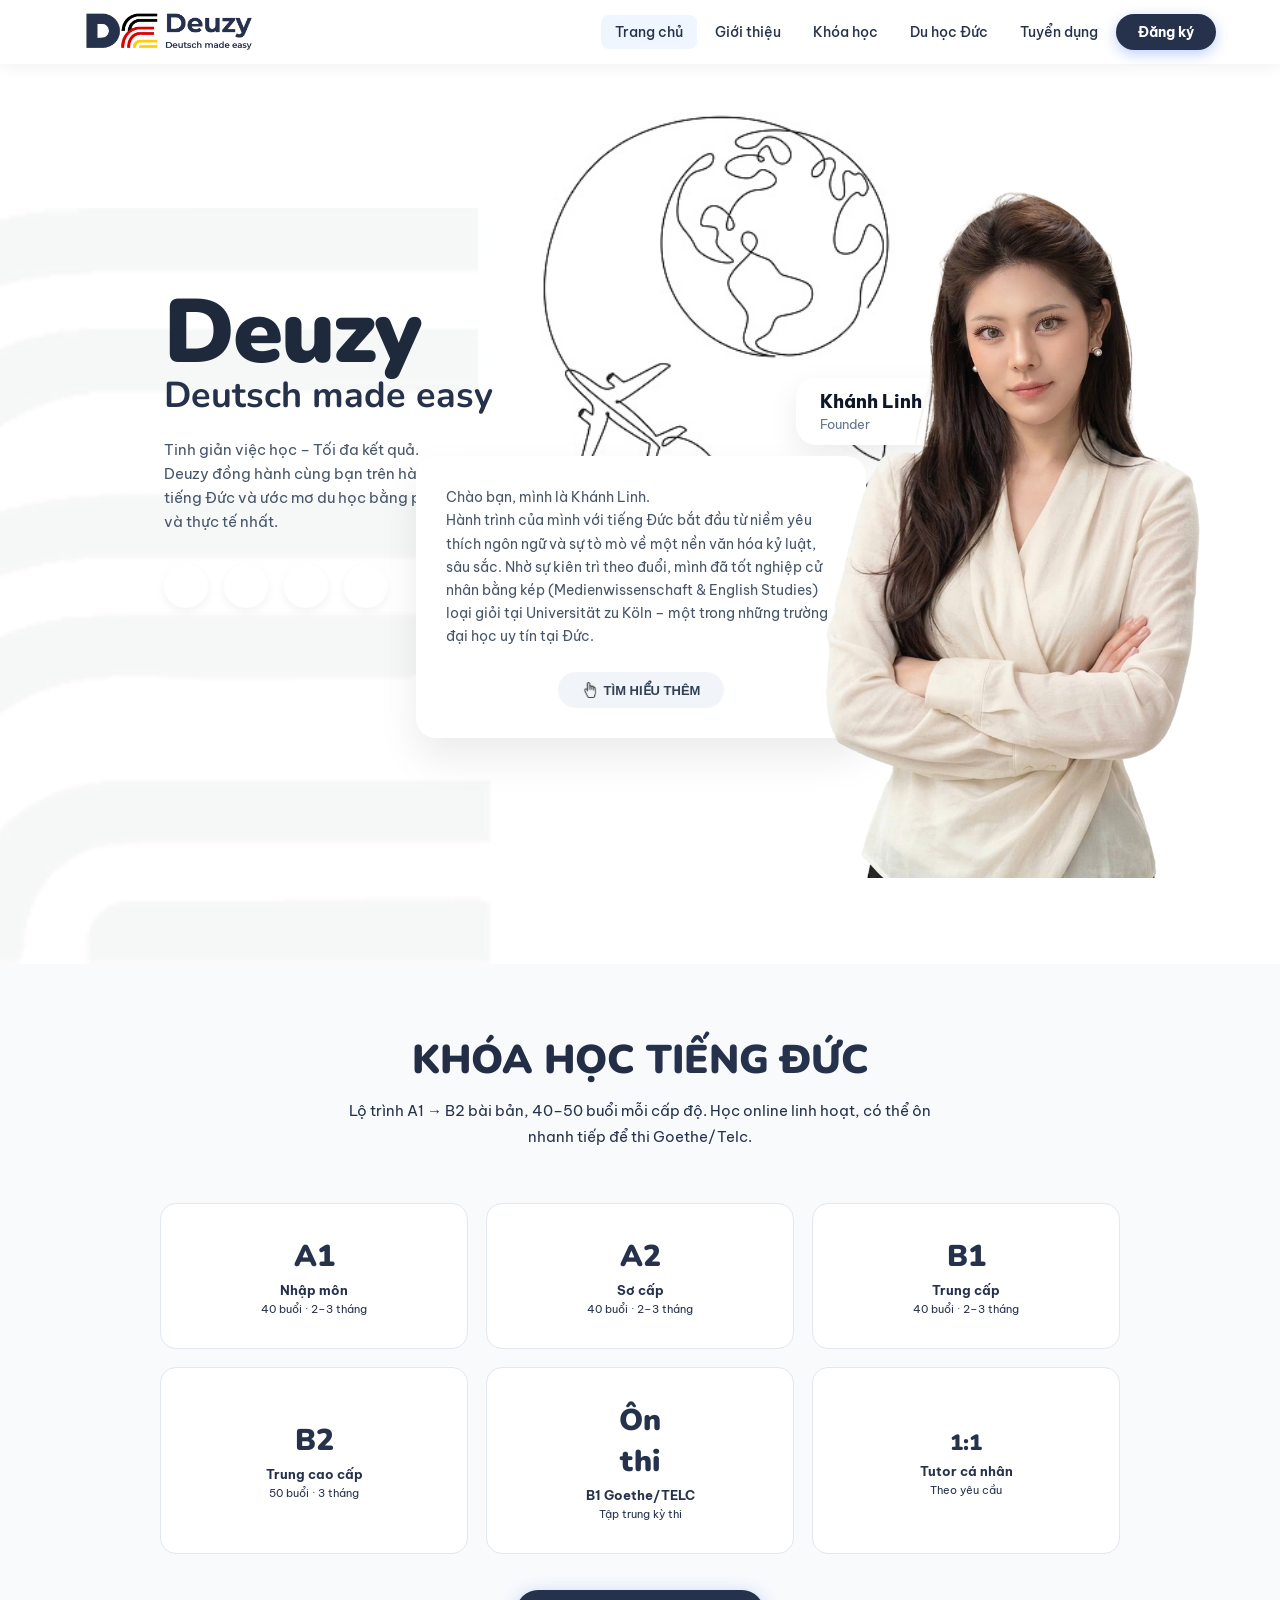
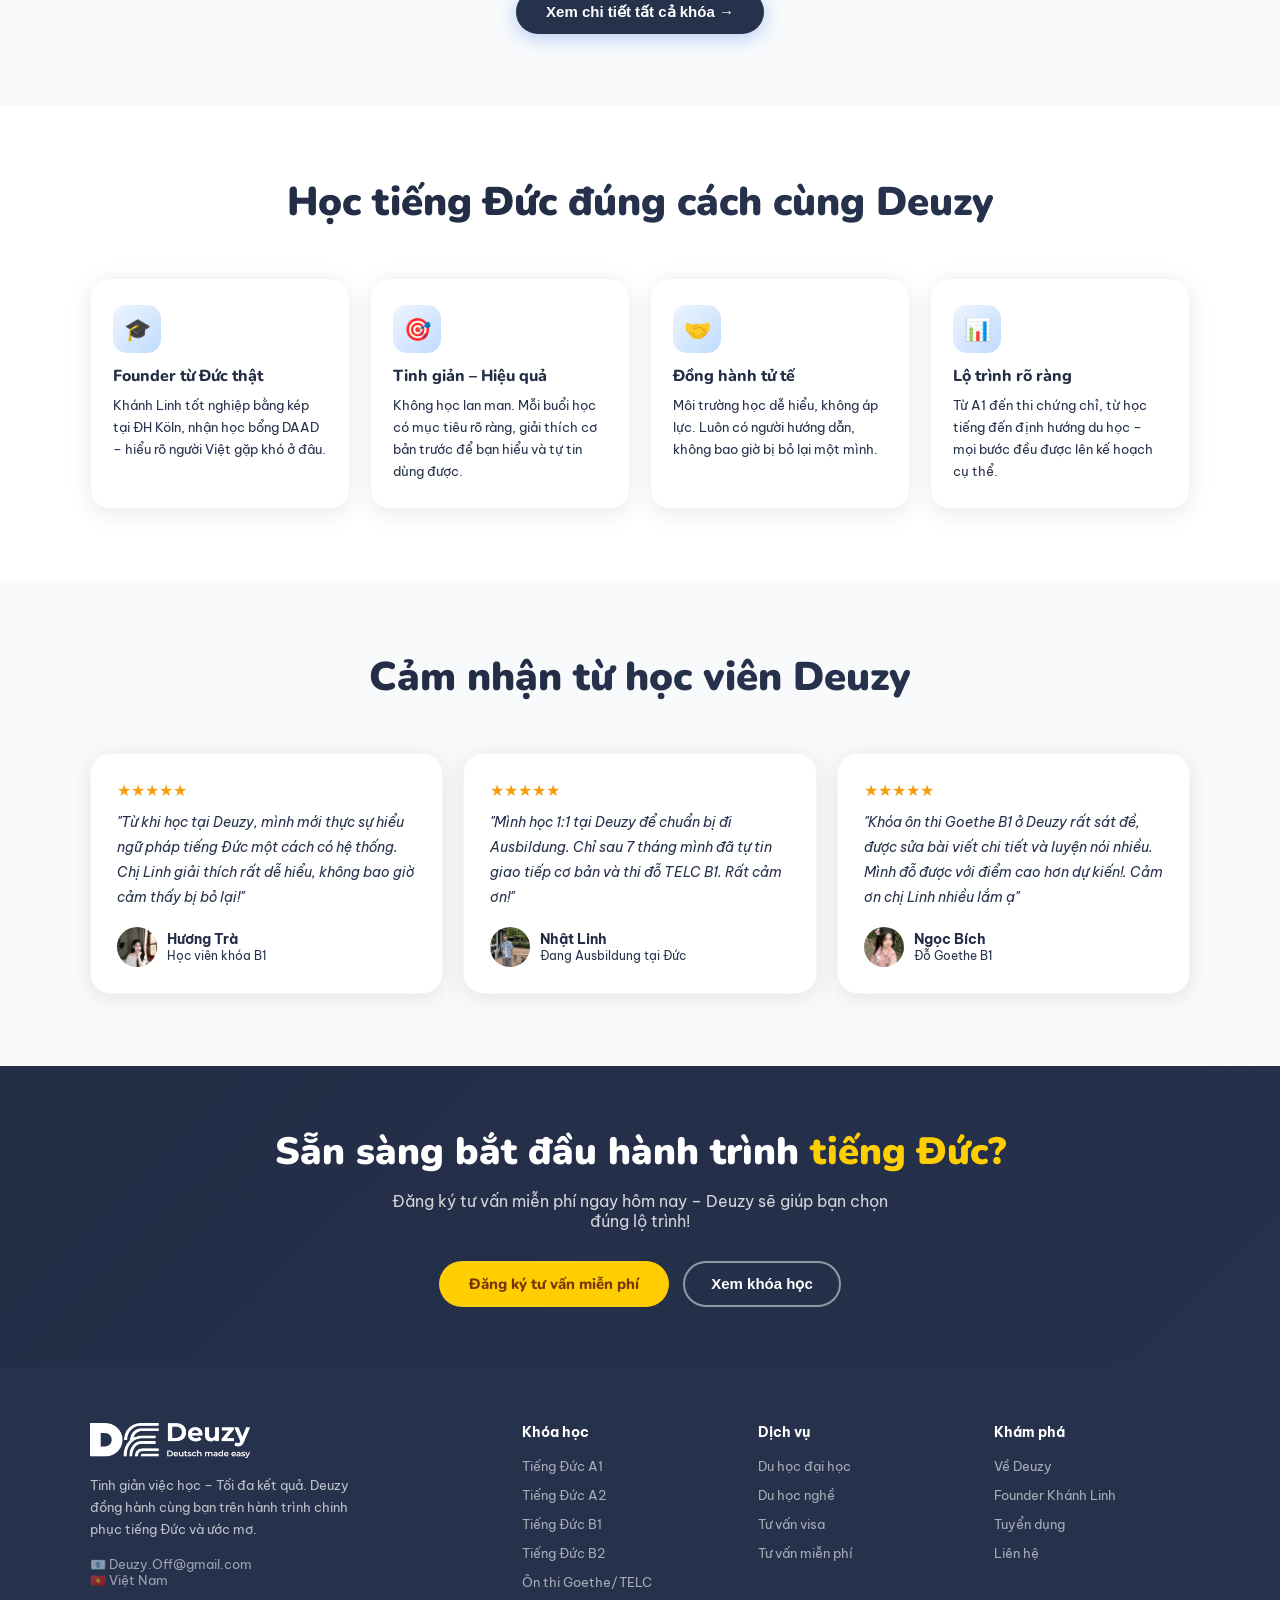
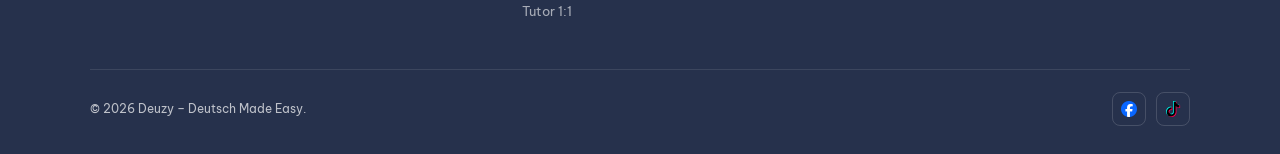
<file: index.html>
<!DOCTYPE html>
<html lang="vi">

<head>
  <meta charset="UTF-8">
  <meta name="viewport" content="width=device-width, initial-scale=1.0">
  <title>Deuzy – Deutsch Made Easy</title>
  <link rel="icon" href="assets/logo_web/logo_trang.png" type="image/png">
  <link
    href="https://fonts.googleapis.com/css2?family=Nunito:wght@400;600;700;800;900&family=Be+Vietnam+Pro:wght@400;500;600;700&display=swap"
    rel="stylesheet">
  <link rel="stylesheet" href="css/style.css">
</head>

<body>

  <!-- ===== NAV ===== -->
  <nav id="navbar">
    <a href="index.html" class="nav-logo">
      <img src="assets/logo_web/chinh.png" alt="Deuzy" style="height: 200px; width: auto; object-fit: contain;">
    </a>
    <ul class="nav-links">
      <li><a href="index.html" class="active">Trang chủ</a></li>
      <li><a href="about.html">Giới thiệu</a></li>
      <li><a href="courses.html">Khóa học</a></li>
      <li><a href="germany.html">Du học Đức</a></li>
      <li><a href="recruit.html">Tuyển dụng</a></li>
      <li><a href="register.html" class="nav-cta">Đăng ký</a></li>
    </ul>
    <button class="hamburger" onclick="toggleMenu()"><span></span><span></span><span></span></button>
  </nav>

  <div class="mobile-nav-overlay" id="overlay" onclick="toggleMenu()"></div>
  <div class="mobile-nav-panel" id="mobile-nav">
    <a href="index.html" class="active" onclick="toggleMenu()">Trang chủ</a>
    <a href="about.html" onclick="toggleMenu()">Giới thiệu</a>
    <a href="courses.html" onclick="toggleMenu()">Khóa học</a>
    <a href="germany.html" onclick="toggleMenu()">Du học Đức</a>
    <a href="recruit.html" onclick="toggleMenu()">Tuyển dụng</a>
    <a href="register.html" onclick="toggleMenu()" class="mobile-nav-cta">Đăng ký tư vấn</a>
  </div>

<div class="page active pt-nav" id="page-home">

    <section class="hero-new">
      <!-- Background and decorations -->
      <div class="hero-new-bg" style="background-image: url('assets/backgroud/backgroup.jpg');"></div>

      <div class="hero-new-inner">
        <!-- Cột trái: Text và Logo -->
        <div class="hero-new-left">
          <h1 class="hero-logo-large">
            <span class="hero-brand">Deuzy</span><br>
            <span class="hero-brand-sub">Deutsch made easy</span>
          </h1>
          <p class="hero-desc">
            Tinh giản việc học – Tối đa kết quả.<br>Deuzy đồng hành cùng bạn trên hành trình chinh phục tiếng Đức và ước mơ du học bằng phương pháp dễ hiểu và thực tế nhất.
          </p>
          <div class="hero-circles">
            <span></span><span></span><span></span><span></span>
          </div>
        </div>

        <!-- Cột phải: Hình ảnh, quả cầu và các thẻ nổi -->
        <div class="hero-new-right">
          <!-- Quả cầu -->
          <img src="assets/backgroud/qua_cau.jpg" alt="Globe" class="hero-globe-img">

          <!-- Chân dung -->
          <img src="assets/anh_khanh_linh/khanh_linh2_png.png" alt="Khánh Linh" class="hero-portrait">

          <!-- Thẻ tên nổi -->
          <div class="hero-badge-float">
            <strong>Khánh Linh</strong><br>
            <span>Founder</span>
          </div>

          <!-- Thẻ giới thiệu nổi -->
          <div class="hero-card-float">
            <p>Chào bạn, mình là Khánh Linh.<br>Hành trình của mình với tiếng Đức bắt đầu từ niềm yêu thích ngôn ngữ và sự tò
              mò về một nền văn hóa kỷ luật, sâu sắc. Nhờ sự kiên trì theo đuổi, mình đã tốt nghiệp cử nhân bằng kép
              (Medienwissenschaft & English Studies) loại giỏi tại Universität zu Köln – một trong những trường đại học
              uy tín tại Đức.</p>
            <button class="btn-more" onclick="window.location.href='about.html'" style="display:flex; align-items:center; justify-content:center; gap:6px; margin:0 auto; width:fit-content;"><img src="assets/icons/click.png" alt="Click" style="width:16px; height:16px; object-fit:contain;"> TÌM HIỂU THÊM</button>
          </div>
        </div>
      </div>
    </section>

    <!-- COURSES PREVIEW -->
    <section style="background:var(--gray-50);">
      <div class="container">
        <div class="section-header">
          
          <h2 class="section-title">KHÓA HỌC <span>TIẾNG ĐỨC</span></h2>
          <p class="section-sub">Lộ trình A1 → B2 bài bản, 40–50 buổi mỗi cấp độ. Học online linh hoạt, có thể ôn nhanh tiếp để thi Goethe/Telc.</p>
        </div>
        <div class="courses-grid">
          <div class="course-card" onclick="window.location.href='courses.html'">
            <div class="cc-level">A1</div>
            <div class="cc-name">Nhập môn</div>
            <div class="cc-desc">40 buổi · 2–3 tháng</div>
          </div>
          <div class="course-card" onclick="window.location.href='courses.html'">
            <div class="cc-level">A2</div>
            <div class="cc-name">Sơ cấp</div>
            <div class="cc-desc">40 buổi · 2–3 tháng</div>
          </div>
          <div class="course-card" onclick="window.location.href='courses.html'">
            <div class="cc-level">B1</div>
            <div class="cc-name">Trung cấp</div>
            <div class="cc-desc">40 buổi · 2–3 tháng</div>
          </div>
          <div class="course-card" onclick="window.location.href='courses.html'">
            <div class="cc-level">B2</div>
            <div class="cc-name">Trung cao cấp</div>
            <div class="cc-desc">50 buổi · 3 tháng</div>
          </div>
          <div class="course-card" onclick="window.location.href='courses.html'">
            <div class="cc-level">Ôn<br>thi</div>
            <div class="cc-name">B1 Goethe/TELC</div>
            <div class="cc-desc">Tập trung kỳ thi</div>
          </div>
          <div class="course-card" onclick="window.location.href='courses.html'">
            <div class="cc-level" style="font-size:22px;padding-top:4px;">1:1</div>
            <div class="cc-name">Tutor cá nhân</div>
            <div class="cc-desc">Theo yêu cầu</div>
          </div>
        </div>
        <div style="text-align:center;margin-top:36px;">
          <button class="btn-primary" onclick="window.location.href='courses.html'">Xem chi tiết tất cả khóa →</button>
        </div>
      </div>
    </section>

    <!-- WHY -->
    <section>
      <div class="container">
        <div class="section-header">
          <h2 class="section-title">Học tiếng Đức <span>đúng cách cùng Deuzy</span></h2>
        </div>
        <div class="why-grid">
          <div class="why-card">
            <div class="why-icon">🎓</div>
            <div class="why-title">Founder từ Đức thật</div>
            <div class="why-desc">Khánh Linh tốt nghiệp bằng kép tại ĐH Köln, nhận học bổng DAAD – hiểu rõ người Việt
              gặp khó ở đâu.</div>
          </div>
          <div class="why-card">
            <div class="why-icon">🎯</div>
            <div class="why-title">Tinh giản – Hiệu quả</div>
            <div class="why-desc">Không học lan man. Mỗi buổi học có mục tiêu rõ ràng, giải thích cơ bản trước để bạn
              hiểu và tự tin dùng được.</div>
          </div>
          <div class="why-card">
            <div class="why-icon">🤝</div>
            <div class="why-title">Đồng hành tử tế</div>
            <div class="why-desc">Môi trường học dễ hiểu, không áp lực. Luôn có người hướng dẫn, không bao giờ bị bỏ lại
              một mình.</div>
          </div>
          <div class="why-card">
            <div class="why-icon">📊</div>
            <div class="why-title">Lộ trình rõ ràng</div>
            <div class="why-desc">Từ A1 đến thi chứng chỉ, từ học tiếng đến định hướng du học – mọi bước đều được lên kế
              hoạch cụ thể.</div>
          </div>
        </div>
      </div>
    </section>

    <!-- TESTIMONIALS -->
    <section style="background:var(--gray-50);">
      <div class="container">
        <div class="section-header">
          <h2 class="section-title">Cảm nhận <span>từ học viên Deuzy</span></h2>
        </div>
        <div class="testi-grid">
          <div class="testi-card" onclick="window.location.href='#'">
            <div class="testi-stars">★★★★★</div>
            <p class="testi-text">"Từ khi học tại Deuzy, mình mới thực sự hiểu ngữ pháp tiếng Đức một cách có hệ thống.
              Chị Linh giải thích rất dễ hiểu, không bao giờ cảm thấy bị bỏ lại!"</p>
            <div class="testi-author">
              <img src="assets/anh_khanh_linh/huong_tra.jpeg" alt="Hương Trà" class="tav" style="object-fit:cover; background:none;">
              <div>
                <div class="tav-name">Hương Trà</div>
                <div class="tav-info">Học viên khóa B1</div>
              </div>
            </div>
          </div>
          <div class="testi-card" onclick="window.location.href=''">
            <div class="testi-stars">★★★★★</div>
            <p class="testi-text">"Mình học 1:1 tại Deuzy để chuẩn bị đi Ausbildung. Chỉ sau 7 tháng mình đã tự tin giao
              tiếp cơ bản và thi đỗ TELC B1. Rất cảm ơn!"</p>
            <div class="testi-author">
              <img src="assets/anh_khanh_linh/cong_nhat.jpg" alt="Công Nhật" class="tav" style="object-fit:cover; background:none;">
              <div>
                <div class="tav-name">Nhật Linh</div>
                <div class="tav-info">Đang Ausbildung tại Đức</div>
              </div>
            </div>
          </div>
          <div class="testi-card" onclick="window.location.href='#'">
            <div class="testi-stars">★★★★★</div>
            <p class="testi-text">"Khóa ôn thi Goethe B1 ở Deuzy rất sát đề, được sửa bài viết chi tiết và luyện nói
              nhiều. Mình đỗ được với điểm cao hơn dự kiến!. Cảm ơn chị Linh nhiều lắm ạ"</p>
            <div class="testi-author">
              <img src="assets/anh_khanh_linh/avt_gai.jpg" alt="Ngọc Bích" class="tav" style="object-fit:cover; background:none;">
              <div>
                <div class="tav-name">Ngọc Bích</div>
                <div class="tav-info">Đỗ Goethe B1</div>
              </div>
            </div>
          </div>
        </div>
      </div>
    </section>

    <!-- CTA -->
    <section style="background:linear-gradient(135deg,var(--blue-dark),var(--blue));padding:60px 5%;">
      <div class="container" style="text-align:center;">
        <h2
          style="font-family:var(--font-heading);font-weight:900;font-size:clamp(24px,4vw,38px);color:#fff;margin-bottom:14px;">
          Sẵn sàng bắt đầu hành trình <span style="color:var(--yellow);">tiếng Đức?</span></h2>
        <p style="color:rgba(255,255,255,0.8);font-size:16px;margin-bottom:30px;max-width:500px;margin:0 auto 30px;">
          Đăng ký tư vấn miễn phí ngay hôm nay – Deuzy sẽ giúp bạn chọn đúng lộ trình!</p>
        <div style="display:flex;gap:14px;justify-content:center;flex-wrap:wrap;">
          <button class="btn-yellow" onclick="window.location.href='register.html'">Đăng ký tư vấn miễn phí</button>
          <button class="btn-outline" style="color:#fff;border-color:rgba(255,255,255,0.5);"
            onclick="window.location.href='courses.html'">Xem khóa học</button>
        </div>
      </div>
    </section>
  </div>

  <!-- ===================== ABOUT ===================== -->
  

  <div id="footer-placeholder"></div>
  <script src="js/footer.js"></script>

  <!-- SUCCESS MODAL -->
  <div class="success-modal" id="success-modal">
    <div class="success-box">
      <div class="success-icon">🎉</div>
      <div class="success-title">Đăng ký thành công!</div>
      <p class="success-text">Cảm ơn bạn đã tin tưởng Deuzy! Tư vấn viên sẽ liên hệ với bạn trong vòng <strong>24
          giờ</strong>.</p>
      <button class="btn-primary" onclick="document.getElementById('success-modal').classList.remove('open')">Tuyệt vời!
        →</button>
    </div>
  </div>

  <script src="js/script.js"></script>
</body>

</html>
</file>
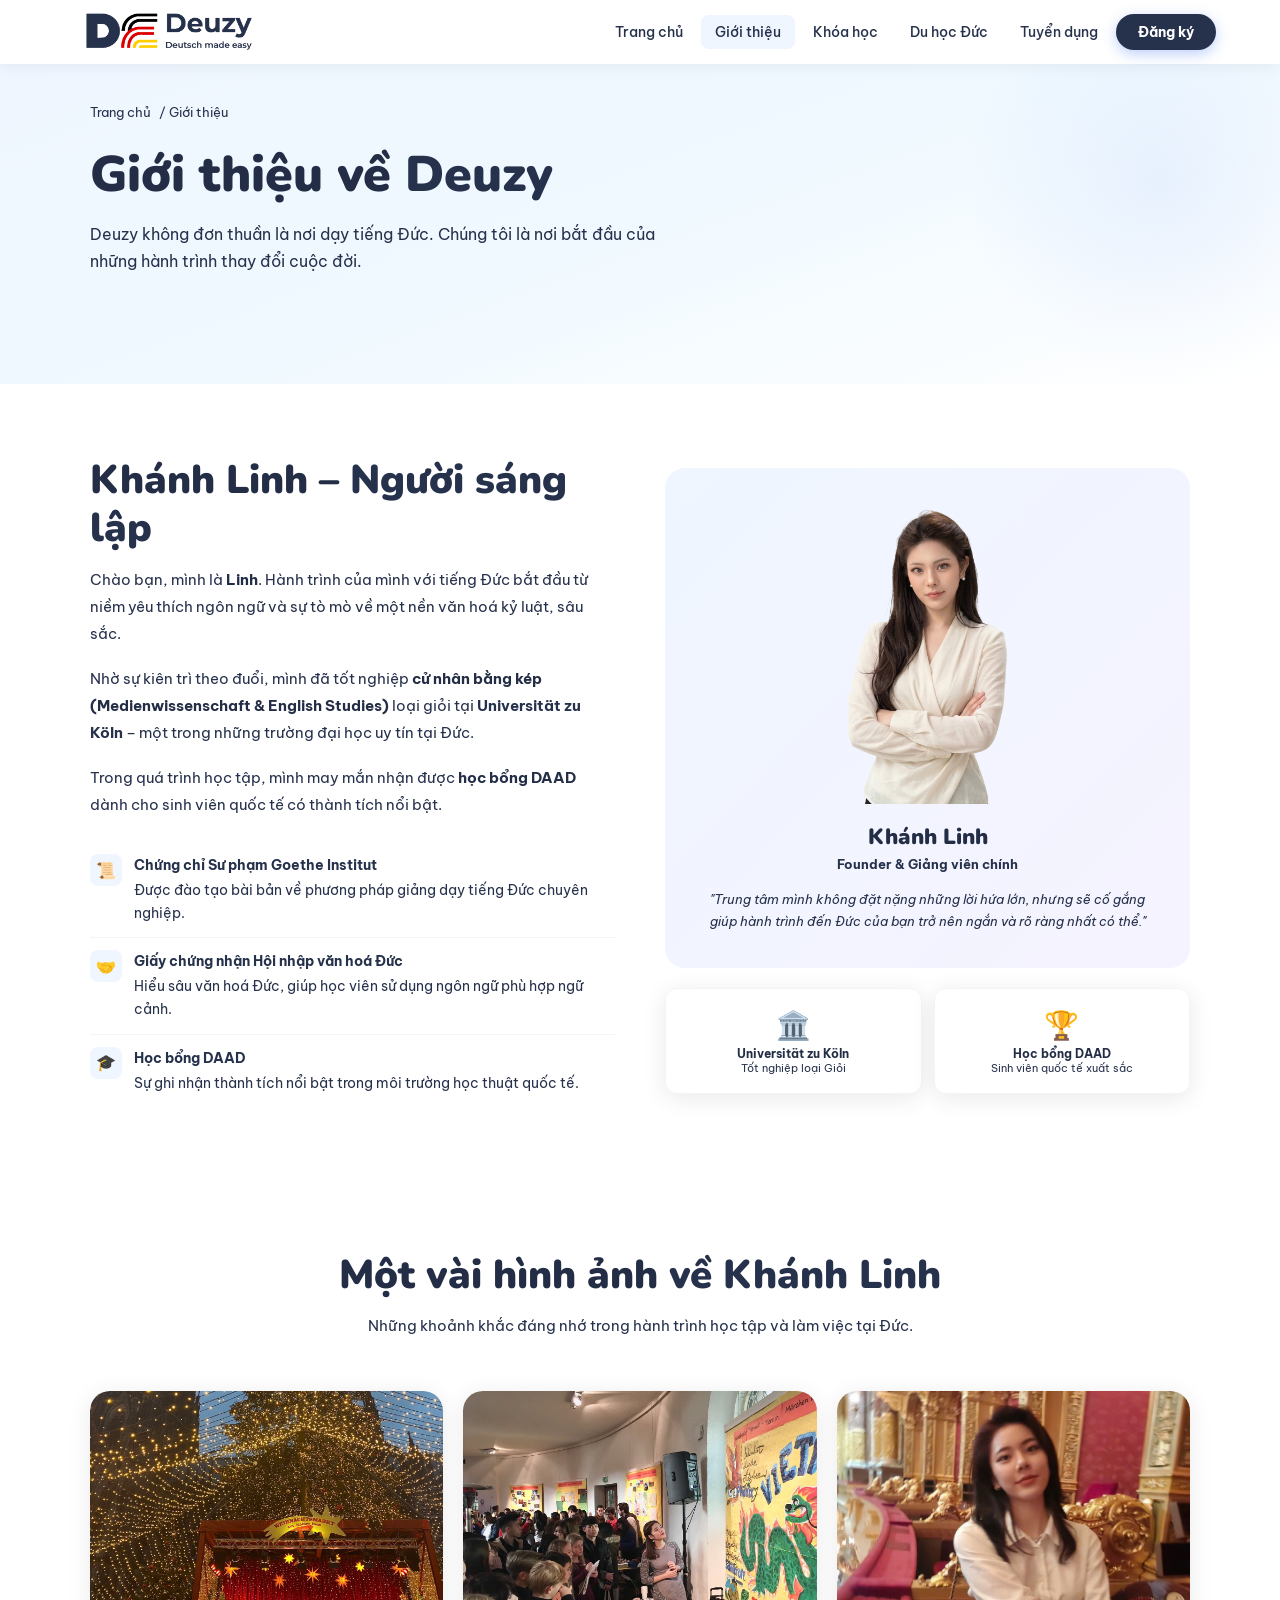
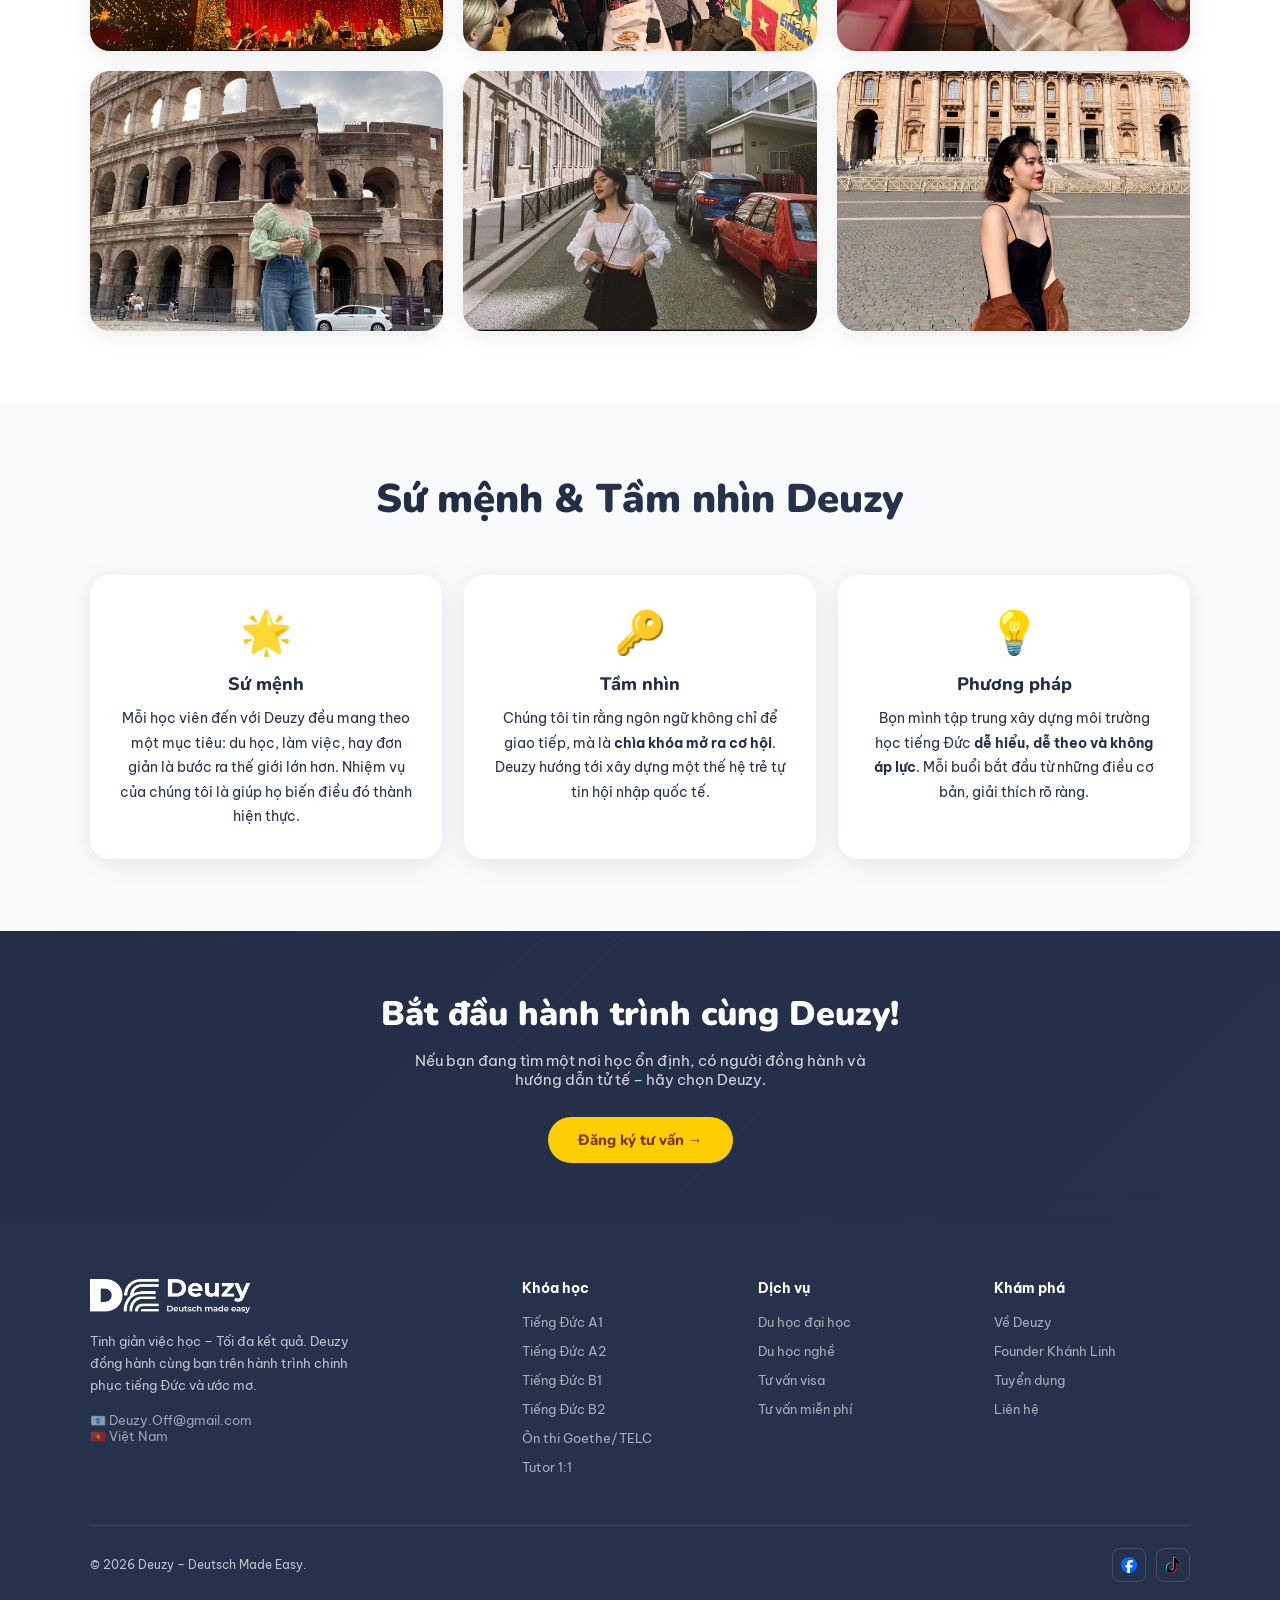
<file: about.html>
<!DOCTYPE html>
<html lang="vi">

<head>
  <meta charset="UTF-8">
  <meta name="viewport" content="width=device-width, initial-scale=1.0">
  <title>Deuzy – Deutsch Made Easy</title>
  <link rel="icon" href="assets/logo_web/logo_no_name.png" type="image/png">
  <link
    href="https://fonts.googleapis.com/css2?family=Nunito:wght@400;600;700;800;900&family=Be+Vietnam+Pro:wght@400;500;600;700&display=swap"
    rel="stylesheet">
  <link rel="stylesheet" href="css/style.css">
</head>

<body>

  <!-- ===== NAV ===== -->
  <nav id="navbar">
    <a href="index.html" class="nav-logo">
      <img src="assets/logo_web/chinh.png" alt="Deuzy" style="height: 200px; width: auto; object-fit: contain;">
    </a>
    <ul class="nav-links">
      <li><a href="index.html">Trang chủ</a></li>
      <li><a href="about.html" class="active">Giới thiệu</a></li>
      <li><a href="courses.html">Khóa học</a></li>
      <li><a href="germany.html">Du học Đức</a></li>
      <li><a href="recruit.html">Tuyển dụng</a></li>
      <li><a href="register.html" class="nav-cta">Đăng ký</a></li>
    </ul>
    <button class="hamburger" onclick="toggleMenu()"><span></span><span></span><span></span></button>
  </nav>

  <div class="mobile-nav-overlay" id="overlay" onclick="toggleMenu()"></div>
  <div class="mobile-nav-panel" id="mobile-nav">
    <a href="index.html" onclick="toggleMenu()">Trang chủ</a>
    <a href="about.html" class="active" onclick="toggleMenu()">Giới thiệu</a>
    <a href="courses.html" onclick="toggleMenu()">Khóa học</a>
    <a href="germany.html" onclick="toggleMenu()">Du học Đức</a>
    <a href="recruit.html" onclick="toggleMenu()">Tuyển dụng</a>
    <a href="register.html" onclick="toggleMenu()" class="mobile-nav-cta">Đăng ký tư vấn</a>
  </div>

<div class="page pt-nav" id="page-about">
    <div class="page-hero">
      <div class="container">
        <div class="breadcrumb"><span onclick="window.location.href='index.html'">Trang chủ</span> / Giới thiệu</div>
        <h1
          style="font-family:var(--font-heading);font-weight:900;font-size:clamp(26px,5vw,50px);color:var(--blue-dark);margin-bottom:12px;">
          Giới thiệu về <span style="color:var(--blue);">Deuzy</span></h1>
        <p style="font-size:16px;color:var(--gray-600);max-width:600px;line-height:1.7;">Deuzy không đơn thuần là nơi
          dạy tiếng Đức. Chúng tôi là nơi bắt đầu của những hành trình thay đổi cuộc đời.</p>
      </div>
    </div>

    <!-- FOUNDER -->
    <section>
      <div class="container">
        <div class="grid-2" style="gap:50px;">
          <div>
            <h2 class="section-title">Khánh Linh – <span>Người sáng lập</span></h2>
            <p style="font-size:15px;color:var(--gray-600);line-height:1.8;margin-bottom:18px;">Chào bạn, mình là
              <strong style="color:var(--blue-dark);">Linh</strong>. Hành trình của mình với tiếng Đức bắt đầu từ niềm
              yêu thích ngôn ngữ và sự tò mò về một nền văn hoá kỷ luật, sâu sắc.
            </p>
            <p style="font-size:15px;color:var(--gray-600);line-height:1.8;margin-bottom:18px;">Nhờ sự kiên trì theo
              đuổi, mình đã tốt nghiệp <strong style="color:var(--blue-dark);">cử nhân bằng kép (Medienwissenschaft &
                English Studies)</strong> loại giỏi tại <strong style="color:var(--blue);">Universität zu Köln</strong>
              – một trong những trường đại học uy tín tại Đức.</p>
            <p style="font-size:15px;color:var(--gray-600);line-height:1.8;margin-bottom:24px;">Trong quá trình học tập,
              mình may mắn nhận được <strong style="color:var(--blue-dark);">học bổng DAAD</strong> dành cho sinh viên
              quốc tế có thành tích nổi bật.</p>
            <ul class="features-list">
              <li>
                <div class="feat-icon">📜</div>
                <div><strong>Chứng chỉ Sư phạm Goethe Institut</strong>Được đào tạo bài bản về phương pháp giảng dạy
                  tiếng Đức chuyên nghiệp.</div>
              </li>
              <li>
                <div class="feat-icon">🤝</div>
                <div><strong>Giấy chứng nhận Hội nhập văn hoá Đức</strong>Hiểu sâu văn hoá Đức, giúp học viên sử dụng
                  ngôn ngữ phù hợp ngữ cảnh.</div>
              </li>
              <li>
                <div class="feat-icon">🎓</div>
                <div><strong>Học bổng DAAD</strong>Sự ghi nhận thành tích nổi bật trong môi trường học thuật quốc tế.
                </div>
              </li>
            </ul>
          </div>
          <div>
            <div
              style="background:linear-gradient(135deg,#eff6ff,#f5f3ff);border-radius:var(--radius-lg);padding:36px;text-align:center;margin-bottom:20px;">
              <img src="assets/anh_khanh_linh/khanh_linh2_png.png" alt="Khánh Linh"
                style="height:300px;object-fit:cover;object-position:top;margin:0 auto 18px;display:block">
              <div
                style="font-family:var(--font-heading);font-weight:900;font-size:22px;color:var(--blue-dark);margin-bottom:4px;">
                Khánh Linh</div>
              <div style="font-size:13px;color:var(--blue);font-weight:700;margin-bottom:16px;">Founder & Giảng viên
                chính</div>
              <div style="font-size:13px;color:var(--gray-600);line-height:1.7;font-style:italic;">"Trung tâm mình không
                đặt nặng những lời hứa lớn, nhưng sẽ cố gắng giúp hành trình đến Đức của bạn trở nên ngắn và rõ ràng
                nhất có thể."</div>
            </div>
            <div style="display:grid;grid-template-columns:1fr 1fr;gap:12px;">
              <div
                style="background:#fff;border-radius:var(--radius);padding:18px;text-align:center;box-shadow:var(--shadow);border:1.5px solid var(--gray-100);">
                <div style="font-size:28px;margin-bottom:4px;">🏛️</div>
                <div style="font-size:12px;font-weight:700;color:var(--blue-dark);">Universität zu Köln</div>
                <div style="font-size:11px;color:var(--gray-600);">Tốt nghiệp loại Giỏi</div>
              </div>
              <div
                style="background:#fff;border-radius:var(--radius);padding:18px;text-align:center;box-shadow:var(--shadow);border:1.5px solid var(--gray-100);">
                <div style="font-size:28px;margin-bottom:4px;">🏆</div>
                <div style="font-size:12px;font-weight:700;color:var(--blue-dark);">Học bổng DAAD</div>
                <div style="font-size:11px;color:var(--gray-600);">Sinh viên quốc tế xuất sắc</div>
              </div>
            </div>
          </div>
        </div>
      </div>
    </section>

    <!-- EXTRA PHOTOS -->
    <section>
      <div class="container">
        <div class="section-header">
          <h2 class="section-title">Một vài hình ảnh <span>về Khánh Linh</span></h2>
          <p class="section-sub">Những khoảnh khắc đáng nhớ trong hành trình học tập và làm việc tại Đức.</p>
        </div>
        <div style="display:grid;grid-template-columns:repeat(auto-fit,minmax(320px,1fr));gap:20px;">
          <img src="assets/anh_khanh_linh/phu1.jpg" alt="Hình ảnh 1" style="width:100%;height:260px;object-fit:cover;object-position:bottom;border-radius:var(--radius-lg);box-shadow:var(--shadow);">
          <img src="assets/anh_khanh_linh/phu2.jpg" alt="Hình ảnh 2" style="width:100%;height:260px;object-fit:cover;border-radius:var(--radius-lg);box-shadow:var(--shadow);">
          <img src="assets/anh_khanh_linh/phu3.jpg" alt="Hình ảnh 3" style="width:100%;height:260px;object-fit:cover;border-radius:var(--radius-lg);box-shadow:var(--shadow);">
          <img src="assets/anh_khanh_linh/phu4.jpg" alt="Hình ảnh 4" style="width:100%;height:260px;object-fit:cover;border-radius:var(--radius-lg);box-shadow:var(--shadow);">
          <img src="assets/anh_khanh_linh/phu5.jpg" alt="Hình ảnh 5" style="width:100%;height:260px;object-fit:cover;object-position:bottom;border-radius:var(--radius-lg);box-shadow:var(--shadow);">
          <img src="assets/anh_khanh_linh/phu6.jpg" alt="Hình ảnh 6" style="width:100%;height:260px;object-fit:cover;object-position:bottom;border-radius:var(--radius-lg);box-shadow:var(--shadow);">
        </div>
      </div>
    </section>

    <!-- VISION -->
    <section style="background:var(--gray-50);">
      <div class="container">
        <div class="section-header">
          <h2 class="section-title">Sứ mệnh & <span>Tầm nhìn Deuzy</span></h2>
        </div>
        <div style="display:grid;grid-template-columns:repeat(auto-fit,minmax(260px,1fr));gap:22px;">
          <div
            style="background:#fff;border-radius:var(--radius-lg);padding:30px;box-shadow:var(--shadow);text-align:center;">
            <div style="font-size:42px;margin-bottom:14px;">🌟</div>
            <div
              style="font-family:var(--font-heading);font-weight:800;font-size:18px;color:var(--blue-dark);margin-bottom:10px;">
              Sứ mệnh</div>
            <p style="font-size:14px;color:var(--gray-600);line-height:1.75;">Mỗi học viên đến với Deuzy đều mang theo
              một mục tiêu: du học, làm việc, hay đơn giản là bước ra thế giới lớn hơn. Nhiệm vụ của chúng tôi là giúp
              họ biến điều đó thành hiện thực.</p>
          </div>
          <div
            style="background:#fff;border-radius:var(--radius-lg);padding:30px;box-shadow:var(--shadow);text-align:center;">
            <div style="font-size:42px;margin-bottom:14px;">🔑</div>
            <div
              style="font-family:var(--font-heading);font-weight:800;font-size:18px;color:var(--blue-dark);margin-bottom:10px;">
              Tầm nhìn</div>
            <p style="font-size:14px;color:var(--gray-600);line-height:1.75;">Chúng tôi tin rằng ngôn ngữ không chỉ để
              giao tiếp, mà là <strong>chìa khóa mở ra cơ hội</strong>. Deuzy hướng tới xây dựng một thế hệ trẻ tự tin
              hội nhập quốc tế.</p>
          </div>
          <div
            style="background:#fff;border-radius:var(--radius-lg);padding:30px;box-shadow:var(--shadow);text-align:center;">
            <div style="font-size:42px;margin-bottom:14px;">💡</div>
            <div
              style="font-family:var(--font-heading);font-weight:800;font-size:18px;color:var(--blue-dark);margin-bottom:10px;">
              Phương pháp</div>
            <p style="font-size:14px;color:var(--gray-600);line-height:1.75;">Bọn mình tập trung xây dựng môi trường học
              tiếng Đức <strong>dễ hiểu, dễ theo và không áp lực</strong>. Mỗi buổi bắt đầu từ những điều cơ bản, giải
              thích rõ ràng.</p>
          </div>
        </div>
      </div>
    </section>

    <section style="background:linear-gradient(135deg,var(--blue-dark),var(--blue));padding:60px 5%;text-align:center;">
      <h2 style="font-family:var(--font-heading);font-weight:900;font-size:34px;color:#fff;margin-bottom:14px;">Bắt đầu
        hành trình cùng Deuzy!</h2>
      <p style="color:rgba(255,255,255,0.8);margin-bottom:28px;font-size:15px;max-width:500px;margin:0 auto 28px;">Nếu
        bạn đang tìm một nơi học ổn định, có người đồng hành và hướng dẫn tử tế – hãy chọn Deuzy.</p>
      <button class="btn-yellow" onclick="window.location.href='register.html'">Đăng ký tư vấn →</button>
    </section>
  </div>

  <!-- ===================== COURSES ===================== -->
  

  <div id="footer-placeholder"></div>
  <script src="js/footer.js"></script>

  <!-- SUCCESS MODAL -->
  <div class="success-modal" id="success-modal">
    <div class="success-box">
      <div class="success-icon">🎉</div>
      <div class="success-title">Đăng ký thành công!</div>
      <p class="success-text">Cảm ơn bạn đã tin tưởng Deuzy! Tư vấn viên sẽ liên hệ với bạn trong vòng <strong>24
          giờ</strong>.</p>
      <button class="btn-primary" onclick="document.getElementById('success-modal').classList.remove('open')">Tuyệt vời!
        →</button>
    </div>
  </div>

  <script src="js/script.js"></script>
</body>

</html>
</file>
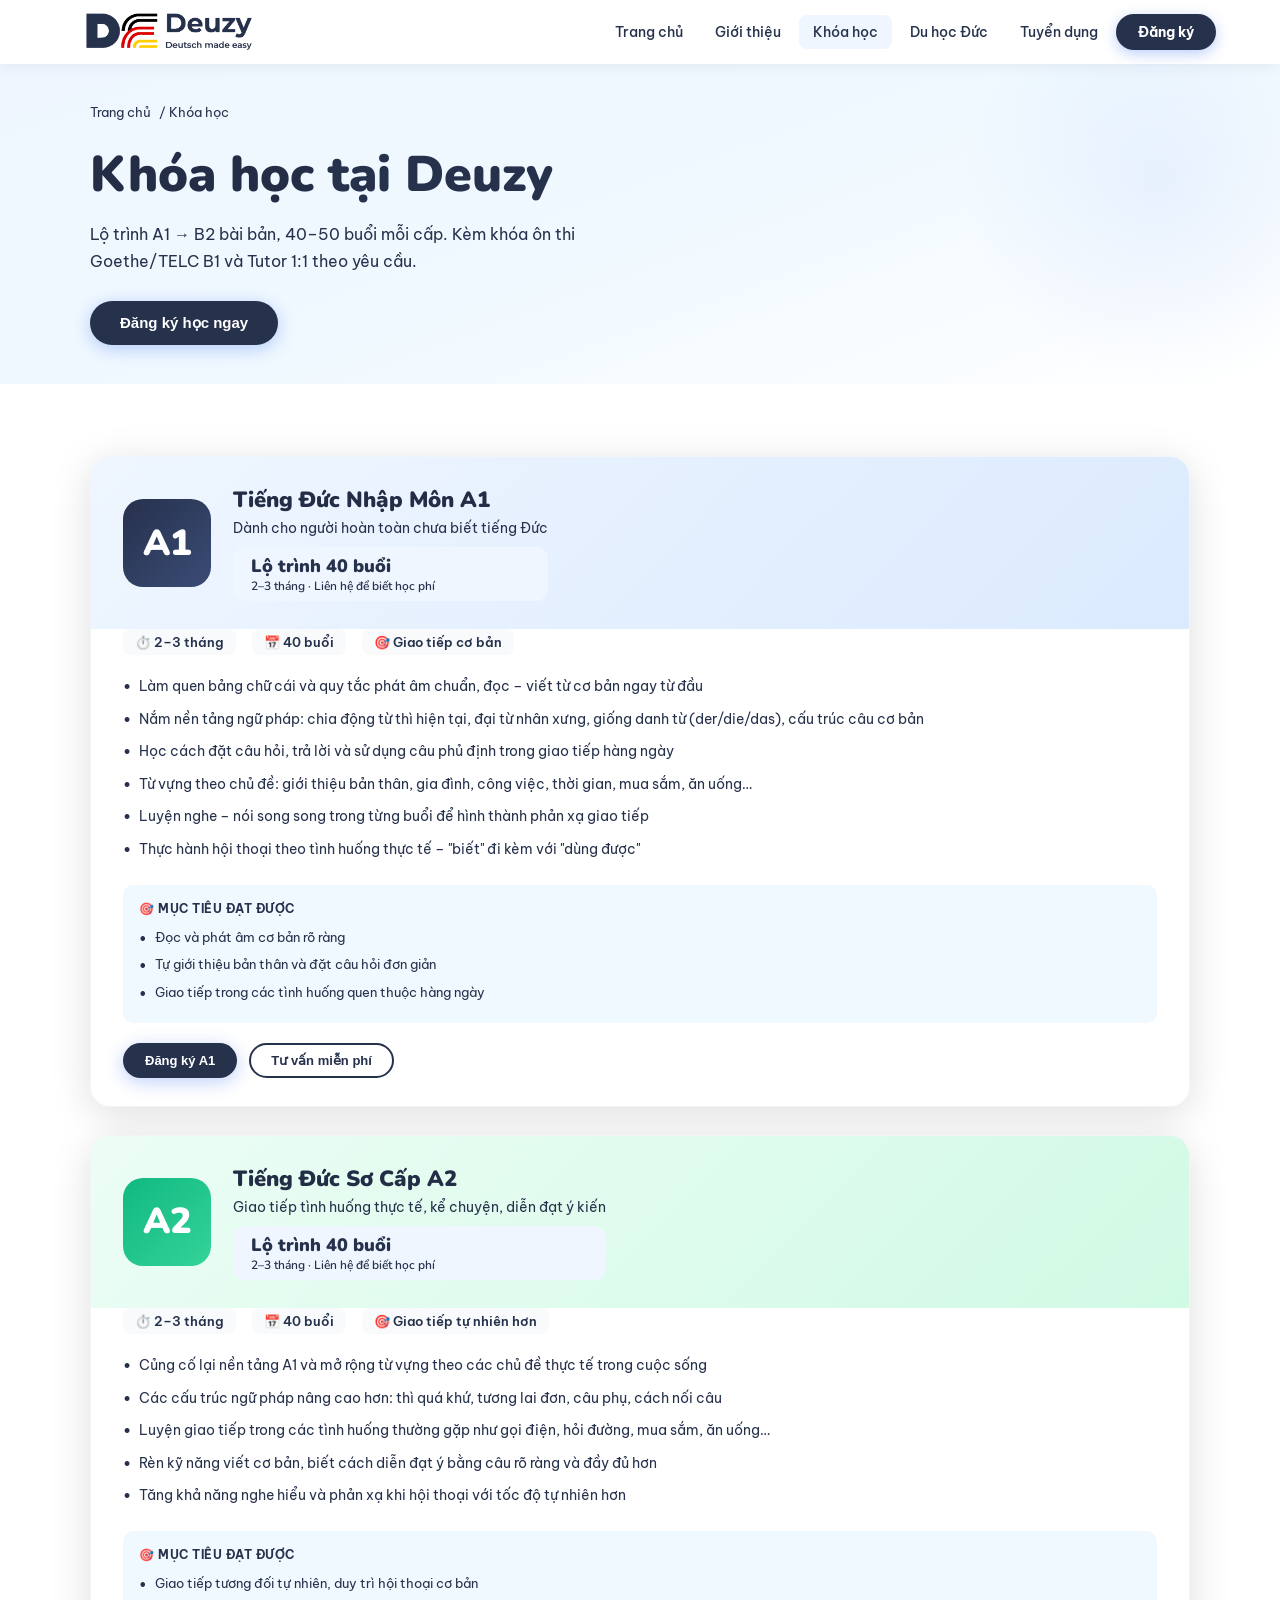
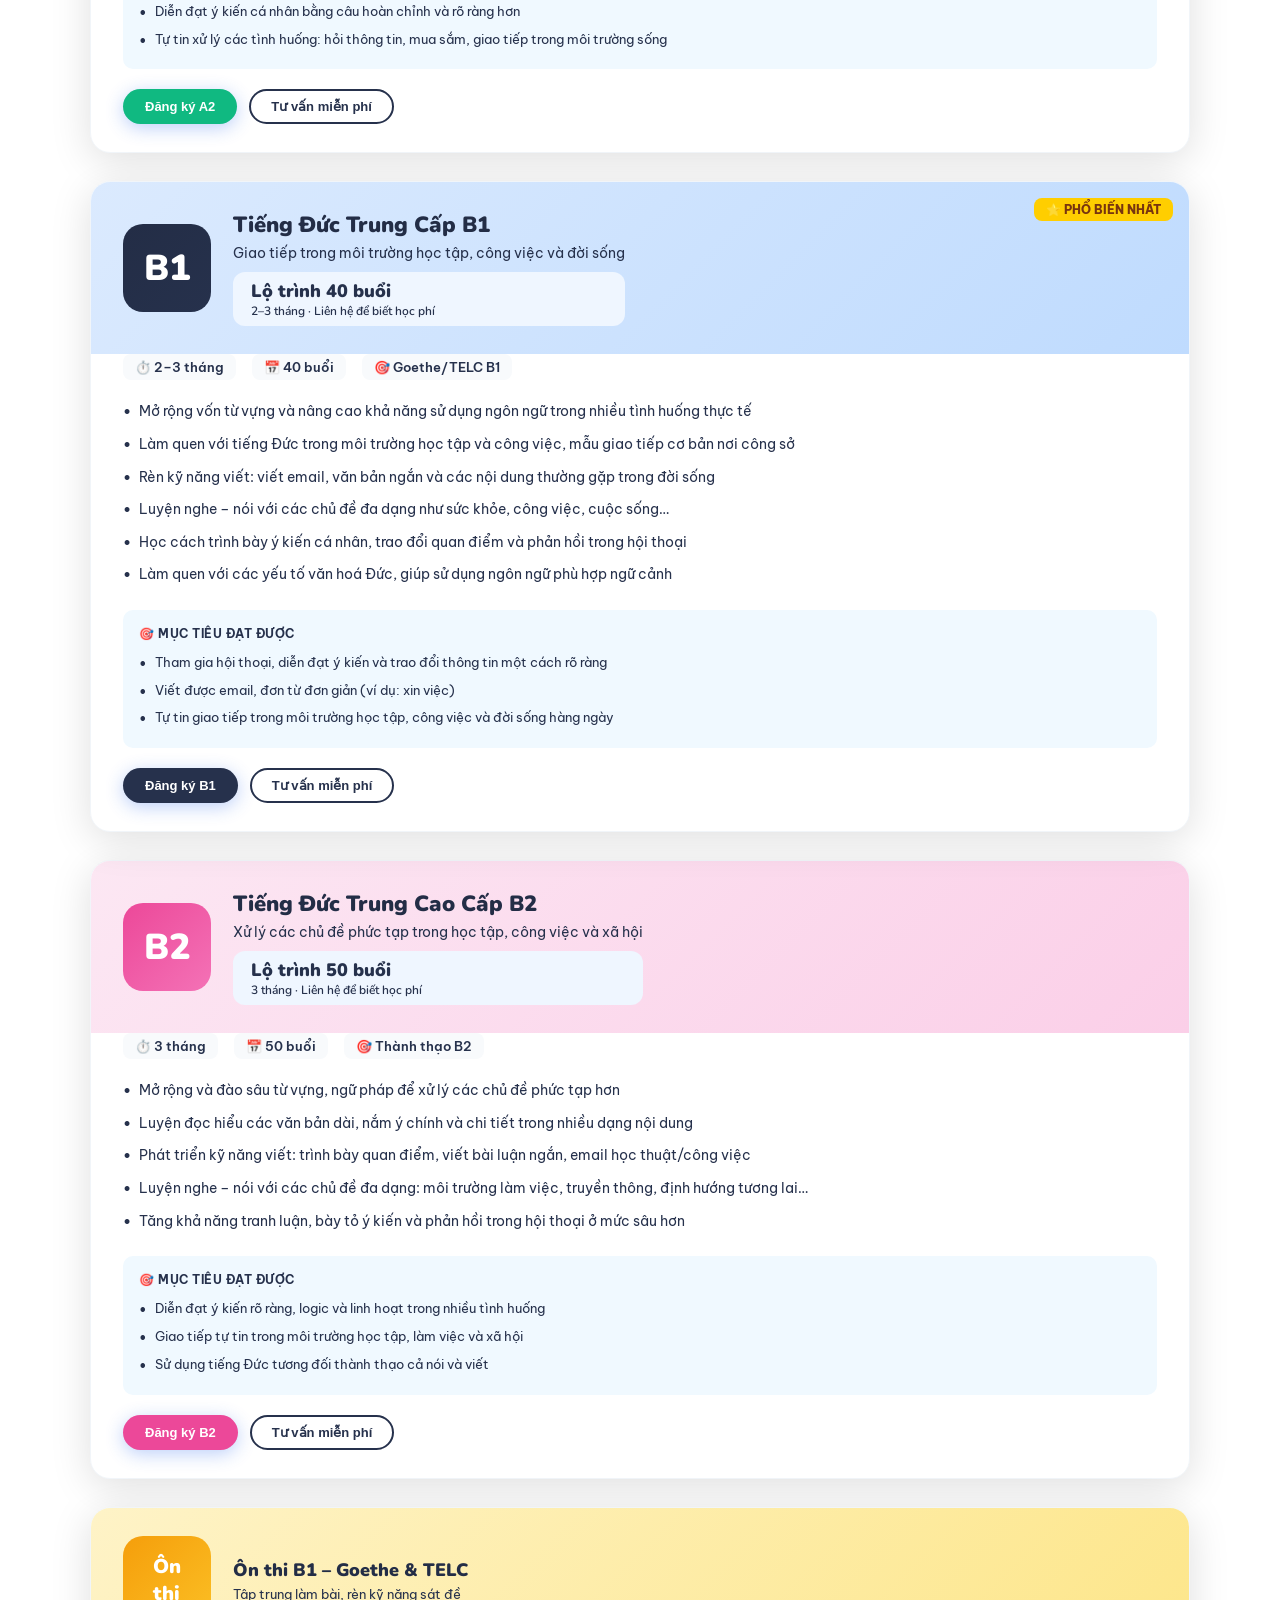
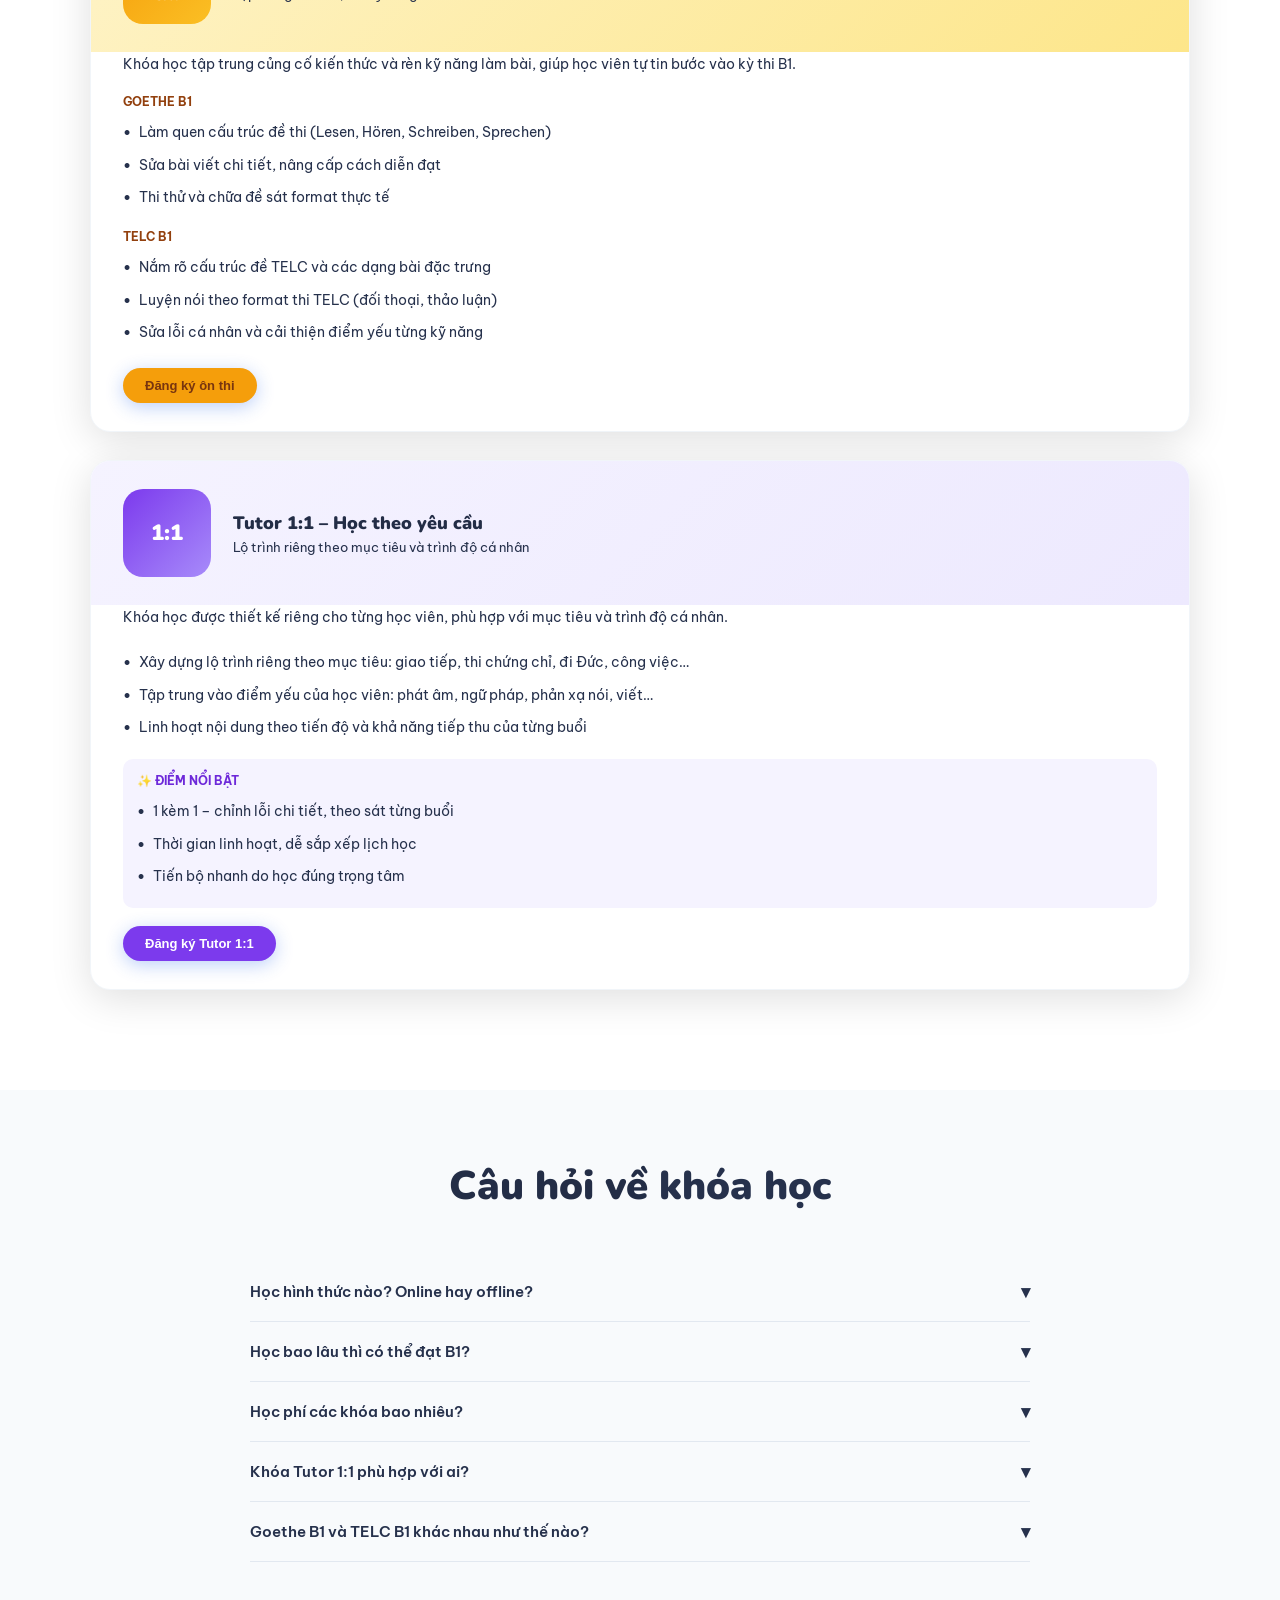
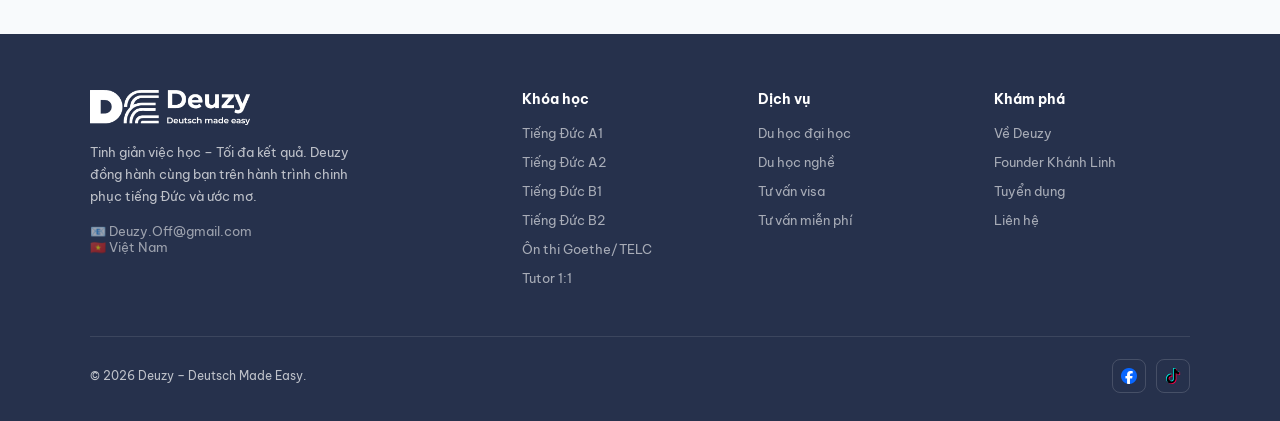
<file: courses.html>
<!DOCTYPE html>
<html lang="vi">

<head>
  <meta charset="UTF-8">
  <meta name="viewport" content="width=device-width, initial-scale=1.0">
  <title>Deuzy – Deutsch Made Easy</title>
  <link rel="icon" href="assets/logo_web/logo_no_name.png" type="image/png">
  <link
    href="https://fonts.googleapis.com/css2?family=Nunito:wght@400;600;700;800;900&family=Be+Vietnam+Pro:wght@400;500;600;700&display=swap"
    rel="stylesheet">
  <link rel="stylesheet" href="css/style.css">
</head>

<body>

  <!-- ===== NAV ===== -->
  <nav id="navbar">
    <a href="index.html" class="nav-logo">
      <img src="assets/logo_web/chinh.png" alt="Deuzy" style="height: 200px; width: auto; object-fit: contain;">
    </a>
    <ul class="nav-links">
      <li><a href="index.html">Trang chủ</a></li>
      <li><a href="about.html">Giới thiệu</a></li>
      <li><a href="courses.html" class="active">Khóa học</a></li>
      <li><a href="germany.html">Du học Đức</a></li>
      <li><a href="recruit.html">Tuyển dụng</a></li>
      <li><a href="register.html" class="nav-cta">Đăng ký</a></li>
    </ul>
    <button class="hamburger" onclick="toggleMenu()"><span></span><span></span><span></span></button>
  </nav>

  <div class="mobile-nav-overlay" id="overlay" onclick="toggleMenu()"></div>
  <div class="mobile-nav-panel" id="mobile-nav">
    <a href="index.html" onclick="toggleMenu()">Trang chủ</a>
    <a href="about.html" onclick="toggleMenu()">Giới thiệu</a>
    <a href="courses.html" class="active" onclick="toggleMenu()">Khóa học</a>
    <a href="germany.html" onclick="toggleMenu()">Du học Đức</a>
    <a href="recruit.html" onclick="toggleMenu()">Tuyển dụng</a>
    <a href="register.html" onclick="toggleMenu()" class="mobile-nav-cta">Đăng ký tư vấn</a>
  </div>

<div class="page pt-nav" id="page-courses">
    <div class="page-hero">
      <div class="container">
        <div class="breadcrumb"><span onclick="window.location.href='index.html'">Trang chủ</span> / Khóa học</div>
        <h1
          style="font-family:var(--font-heading);font-weight:900;font-size:clamp(20px,5vw,50px);color:var(--blue-dark);margin-bottom:12px;">
          Khóa học <span style="color:var(--blue);">tại Deuzy</span></h1>
        <p style="font-size:16px;color:var(--gray-600);max-width:580px;line-height:1.7;margin-bottom:26px;">Lộ trình A1
          → B2 bài bản, 40–50 buổi mỗi cấp. Kèm khóa ôn thi Goethe/TELC B1 và Tutor 1:1 theo yêu cầu.</p>
        <button class="btn-primary" onclick="window.location.href='register.html'">Đăng ký học ngay</button>
      </div>
    </div>

    <section>
      <div class="container">

        <!-- A1 -->
        <div class="cdc">
          <div class="cdc-header" style="background:linear-gradient(135deg,#eff6ff,#dbeafe);">
            <div class="cdc-badge" style="background:linear-gradient(135deg,var(--blue),var(--blue-light));">A1</div>
            <div>
              <h3 style="font-family:var(--font-heading);font-weight:900;font-size:22px;color:var(--blue-dark);">Tiếng
                Đức Nhập Môn A1</h3>
              <p style="color:var(--gray-600);font-size:14px;margin-top:4px;">Dành cho người hoàn toàn chưa biết tiếng
                Đức</p>
              <div class="price-badge" style="margin-top:10px;">Lộ trình 40 buổi<small>2–3 tháng · Liên hệ để biết học
                  phí</small></div>
            </div>
          </div>
          <div class="cdc-body">
            <div class="cdc-meta">
              <div class="meta-chip">⏱️ 2–3 tháng</div>
              <div class="meta-chip">📅 40 buổi</div>
              <div class="meta-chip">🎯 Giao tiếp cơ bản</div>
            </div>
            <ul class="cdc-list">
              <li>Làm quen bảng chữ cái và quy tắc phát âm chuẩn, đọc – viết từ cơ bản ngay từ đầu</li>
              <li>Nắm nền tảng ngữ pháp: chia động từ thì hiện tại, đại từ nhân xưng, giống danh từ (der/die/das), cấu
                trúc câu cơ bản</li>
              <li>Học cách đặt câu hỏi, trả lời và sử dụng câu phủ định trong giao tiếp hàng ngày</li>
              <li>Từ vựng theo chủ đề: giới thiệu bản thân, gia đình, công việc, thời gian, mua sắm, ăn uống…</li>
              <li>Luyện nghe – nói song song trong từng buổi để hình thành phản xạ giao tiếp</li>
              <li>Thực hành hội thoại theo tình huống thực tế – "biết" đi kèm với "dùng được"</li>
            </ul>
            <div class="cdc-goal">
              <div class="cdc-goal-title">🎯 Mục tiêu đạt được</div>
              <ul class="cdc-list" style="margin:0;">
                <li>Đọc và phát âm cơ bản rõ ràng</li>
                <li>Tự giới thiệu bản thân và đặt câu hỏi đơn giản</li>
                <li>Giao tiếp trong các tình huống quen thuộc hàng ngày</li>
              </ul>
            </div>
            <div style="display:flex;gap:12px;flex-wrap:wrap;">
              <button class="btn-primary" style="font-size:13px;padding:10px 22px;" onclick="window.location.href='register.html'">Đăng ký
                A1</button>
              <button class="btn-outline" style="font-size:13px;padding:8px 20px;" onclick="window.location.href='register.html'">Tư vấn
                miễn phí</button>
            </div>
          </div>
        </div>

        <!-- A2 -->
        <div class="cdc">
          <div class="cdc-header" style="background:linear-gradient(135deg,#ecfdf5,#d1fae5);">
            <div class="cdc-badge" style="background:linear-gradient(135deg,#10b981,#34d399);">A2</div>
            <div>
              <h3 style="font-family:var(--font-heading);font-weight:900;font-size:22px;color:var(--blue-dark);">Tiếng
                Đức Sơ Cấp A2</h3>
              <p style="color:var(--gray-600);font-size:14px;margin-top:4px;">Giao tiếp tình huống thực tế, kể chuyện,
                diễn đạt ý kiến</p>
              <div class="price-badge" style="margin-top:10px;">Lộ trình 40 buổi<small>2–3 tháng · Liên hệ để biết học
                  phí</small></div>
            </div>
          </div>
          <div class="cdc-body">
            <div class="cdc-meta">
              <div class="meta-chip">⏱️ 2–3 tháng</div>
              <div class="meta-chip">📅 40 buổi</div>
              <div class="meta-chip">🎯 Giao tiếp tự nhiên hơn</div>
            </div>
            <ul class="cdc-list">
              <li>Củng cố lại nền tảng A1 và mở rộng từ vựng theo các chủ đề thực tế trong cuộc sống</li>
              <li>Các cấu trúc ngữ pháp nâng cao hơn: thì quá khứ, tương lai đơn, câu phụ, cách nối câu</li>
              <li>Luyện giao tiếp trong các tình huống thường gặp như gọi điện, hỏi đường, mua sắm, ăn uống…</li>
              <li>Rèn kỹ năng viết cơ bản, biết cách diễn đạt ý bằng câu rõ ràng và đầy đủ hơn</li>
              <li>Tăng khả năng nghe hiểu và phản xạ khi hội thoại với tốc độ tự nhiên hơn</li>
            </ul>
            <div class="cdc-goal">
              <div class="cdc-goal-title">🎯 Mục tiêu đạt được</div>
              <ul class="cdc-list" style="margin:0;">
                <li>Giao tiếp tương đối tự nhiên, duy trì hội thoại cơ bản</li>
                <li>Diễn đạt ý kiến cá nhân bằng câu hoàn chỉnh và rõ ràng hơn</li>
                <li>Tự tin xử lý các tình huống: hỏi thông tin, mua sắm, giao tiếp trong môi trường sống</li>
              </ul>
            </div>
            <div style="display:flex;gap:12px;flex-wrap:wrap;">
              <button class="btn-primary" style="font-size:13px;padding:10px 22px;background:#10b981;"
                onclick="window.location.href='register.html'">Đăng ký A2</button>
              <button class="btn-outline" style="font-size:13px;padding:8px 20px;" onclick="window.location.href='register.html'">Tư vấn
                miễn phí</button>
            </div>
          </div>
        </div>

        <!-- B1 -->
        <div class="cdc" style="position:relative;">
          <div
            style="position:absolute;top:16px;right:16px;background:var(--yellow);color:#78350f;padding:4px 12px;border-radius:8px;font-size:12px;font-weight:800;">
            ⭐ PHỔ BIẾN NHẤT</div>
          <div class="cdc-header" style="background:linear-gradient(135deg,#dbeafe,#bfdbfe);">
            <div class="cdc-badge" style="background:linear-gradient(135deg,var(--blue-dark),var(--blue));">B1</div>
            <div>
              <h3 style="font-family:var(--font-heading);font-weight:900;font-size:22px;color:var(--blue-dark);">Tiếng
                Đức Trung Cấp B1</h3>
              <p style="color:var(--gray-600);font-size:14px;margin-top:4px;">Giao tiếp trong môi trường học tập, công
                việc và đời sống</p>
              <div class="price-badge" style="margin-top:10px;">Lộ trình 40 buổi<small>2–3 tháng · Liên hệ để biết học
                  phí</small></div>
            </div>
          </div>
          <div class="cdc-body">
            <div class="cdc-meta">
              <div class="meta-chip">⏱️ 2–3 tháng</div>
              <div class="meta-chip">📅 40 buổi</div>
              <div class="meta-chip">🎯 Goethe/TELC B1</div>
            </div>
            <ul class="cdc-list">
              <li>Mở rộng vốn từ vựng và nâng cao khả năng sử dụng ngôn ngữ trong nhiều tình huống thực tế</li>
              <li>Làm quen với tiếng Đức trong môi trường học tập và công việc, mẫu giao tiếp cơ bản nơi công sở</li>
              <li>Rèn kỹ năng viết: viết email, văn bản ngắn và các nội dung thường gặp trong đời sống</li>
              <li>Luyện nghe – nói với các chủ đề đa dạng như sức khỏe, công việc, cuộc sống…</li>
              <li>Học cách trình bày ý kiến cá nhân, trao đổi quan điểm và phản hồi trong hội thoại</li>
              <li>Làm quen với các yếu tố văn hoá Đức, giúp sử dụng ngôn ngữ phù hợp ngữ cảnh</li>
            </ul>
            <div class="cdc-goal">
              <div class="cdc-goal-title">🎯 Mục tiêu đạt được</div>
              <ul class="cdc-list" style="margin:0;">
                <li>Tham gia hội thoại, diễn đạt ý kiến và trao đổi thông tin một cách rõ ràng</li>
                <li>Viết được email, đơn từ đơn giản (ví dụ: xin việc)</li>
                <li>Tự tin giao tiếp trong môi trường học tập, công việc và đời sống hàng ngày</li>
              </ul>
            </div>
            <div style="display:flex;gap:12px;flex-wrap:wrap;">
              <button class="btn-primary" style="font-size:13px;padding:10px 22px;" onclick="window.location.href='register.html'">Đăng ký
                B1</button>
              <button class="btn-outline" style="font-size:13px;padding:8px 20px;" onclick="window.location.href='register.html'">Tư vấn
                miễn phí</button>
            </div>
          </div>
        </div>

        <!-- B2 -->
        <div class="cdc">
          <div class="cdc-header" style="background:linear-gradient(135deg,#fce7f3,#fbcfe8);">
            <div class="cdc-badge" style="background:linear-gradient(135deg,#ec4899,#f472b6);">B2</div>
            <div>
              <h3 style="font-family:var(--font-heading);font-weight:900;font-size:22px;color:var(--blue-dark);">Tiếng
                Đức Trung Cao Cấp B2</h3>
              <p style="color:var(--gray-600);font-size:14px;margin-top:4px;">Xử lý các chủ đề phức tạp trong học tập,
                công việc và xã hội</p>
              <div class="price-badge" style="margin-top:10px;">Lộ trình 50 buổi<small>3 tháng · Liên hệ để biết học
                  phí</small></div>
            </div>
          </div>
          <div class="cdc-body">
            <div class="cdc-meta">
              <div class="meta-chip">⏱️ 3 tháng</div>
              <div class="meta-chip">📅 50 buổi</div>
              <div class="meta-chip">🎯 Thành thạo B2</div>
            </div>
            <ul class="cdc-list">
              <li>Mở rộng và đào sâu từ vựng, ngữ pháp để xử lý các chủ đề phức tạp hơn</li>
              <li>Luyện đọc hiểu các văn bản dài, nắm ý chính và chi tiết trong nhiều dạng nội dung</li>
              <li>Phát triển kỹ năng viết: trình bày quan điểm, viết bài luận ngắn, email học thuật/công việc</li>
              <li>Luyện nghe – nói với các chủ đề đa dạng: môi trường làm việc, truyền thông, định hướng tương lai…</li>
              <li>Tăng khả năng tranh luận, bày tỏ ý kiến và phản hồi trong hội thoại ở mức sâu hơn</li>
            </ul>
            <div class="cdc-goal">
              <div class="cdc-goal-title">🎯 Mục tiêu đạt được</div>
              <ul class="cdc-list" style="margin:0;">
                <li>Diễn đạt ý kiến rõ ràng, logic và linh hoạt trong nhiều tình huống</li>
                <li>Giao tiếp tự tin trong môi trường học tập, làm việc và xã hội</li>
                <li>Sử dụng tiếng Đức tương đối thành thạo cả nói và viết</li>
              </ul>
            </div>
            <div style="display:flex;gap:12px;flex-wrap:wrap;">
              <button class="btn-primary" style="font-size:13px;padding:10px 22px;background:#ec4899;"
                onclick="window.location.href='register.html'">Đăng ký B2</button>
              <button class="btn-outline" style="font-size:13px;padding:8px 20px;" onclick="window.location.href='register.html'">Tư vấn
                miễn phí</button>
            </div>
          </div>
        </div>

        <!-- ÔN THI B1 + 1:1 -->
        <div id="extra-courses">
          <!-- ÔN THI -->
          <div class="cdc">
            <div class="cdc-header" style="background:linear-gradient(135deg,#fef3c7,#fde68a);">
              <div class="cdc-badge"
                style="background:linear-gradient(135deg,#f59e0b,#fbbf24);font-size:20px;width:88px;height:88px;">
                Ôn<br>thi</div>
              <div>
                <h3 style="font-family:var(--font-heading);font-weight:900;font-size:18px;color:var(--blue-dark);">Ôn
                  thi B1 – Goethe & TELC</h3>
                <p style="font-size:13px;color:var(--gray-600);margin-top:4px;">Tập trung làm bài, rèn kỹ năng sát đề
                </p>
              </div>
            </div>
            <div class="cdc-body">
              <p class="cdc-desc">Khóa học tập trung củng cố kiến thức và rèn kỹ năng làm bài, giúp học viên tự tin bước
                vào kỳ thi B1.</p>
              <div style="margin-bottom:14px;">
                <div style="font-size:12px;font-weight:700;color:#92400e;margin-bottom:8px;">GOETHE B1</div>
                <ul class="cdc-list" style="margin:0;">
                  <li>Làm quen cấu trúc đề thi (Lesen, Hören, Schreiben, Sprechen)</li>
                  <li>Sửa bài viết chi tiết, nâng cấp cách diễn đạt</li>
                  <li>Thi thử và chữa đề sát format thực tế</li>
                </ul>
              </div>
              <div style="margin-bottom:18px;">
                <div style="font-size:12px;font-weight:700;color:#92400e;margin-bottom:8px;">TELC B1</div>
                <ul class="cdc-list" style="margin:0;">
                  <li>Nắm rõ cấu trúc đề TELC và các dạng bài đặc trưng</li>
                  <li>Luyện nói theo format thi TELC (đối thoại, thảo luận)</li>
                  <li>Sửa lỗi cá nhân và cải thiện điểm yếu từng kỹ năng</li>
                </ul>
              </div>
              <button class="btn-primary" style="font-size:13px;padding:10px 22px;background:#f59e0b;color:#78350f;"
                onclick="window.location.href='register.html'">Đăng ký ôn thi</button>
            </div>
          </div>

          <!-- TUTOR 1:1 -->
          <div class="cdc">
            <div class="cdc-header" style="background:linear-gradient(135deg,#f5f3ff,#ede9fe);">
              <div class="cdc-badge"
                style="background:linear-gradient(135deg,#7c3aed,#a78bfa);font-size:22px;width:88px;height:88px;">1:1
              </div>
              <div>
                <h3 style="font-family:var(--font-heading);font-weight:900;font-size:18px;color:var(--blue-dark);">Tutor
                  1:1 – Học theo yêu cầu</h3>
                <p style="font-size:13px;color:var(--gray-600);margin-top:4px;">Lộ trình riêng theo mục tiêu và trình độ
                  cá nhân</p>
              </div>
            </div>
            <div class="cdc-body">
              <p class="cdc-desc">Khóa học được thiết kế riêng cho từng học viên, phù hợp với mục tiêu và trình độ cá
                nhân.</p>
              <ul class="cdc-list" style="margin-bottom:14px;">
                <li>Xây dựng lộ trình riêng theo mục tiêu: giao tiếp, thi chứng chỉ, đi Đức, công việc…</li>
                <li>Tập trung vào điểm yếu của học viên: phát âm, ngữ pháp, phản xạ nói, viết…</li>
                <li>Linh hoạt nội dung theo tiến độ và khả năng tiếp thu của từng buổi</li>
              </ul>
              <div style="background:#f5f3ff;border-radius:10px;padding:14px;margin-bottom:18px;">
                <div style="font-size:12px;font-weight:700;color:#6d28d9;margin-bottom:8px;">✨ ĐIỂM NỔI BẬT</div>
                <ul class="cdc-list" style="margin:0;">
                  <li>1 kèm 1 – chỉnh lỗi chi tiết, theo sát từng buổi</li>
                  <li>Thời gian linh hoạt, dễ sắp xếp lịch học</li>
                  <li>Tiến bộ nhanh do học đúng trọng tâm</li>
                </ul>
              </div>
              <button class="btn-primary" style="font-size:13px;padding:10px 22px;background:#7c3aed;"
                onclick="window.location.href='register.html'">Đăng ký Tutor 1:1</button>
            </div>
          </div>
        </div>
      </div>
    </section>

    <!-- FAQ -->
    <section style="background:var(--gray-50);">
      <div class="container" style="max-width:780px;">
        <div class="section-header">
          <h2 class="section-title">Câu hỏi về <span>khóa học</span></h2>
        </div>
        <div class="faq-item">
          <div class="faq-q" onclick="toggleFaq(this)">Học hình thức nào? Online hay offline? <span
              class="faq-arrow">▾</span></div>
          <div class="faq-a">Deuzy dạy cả online và offline. Hình thức online qua Zoom rất linh hoạt về thời gian, phù
            hợp cho học viên ở nhiều tỉnh thành khác nhau. Hãy liên hệ để biết thêm chi tiết về lịch học.</div>
        </div>
        <div class="faq-item">
          <div class="faq-q" onclick="toggleFaq(this)">Học bao lâu thì có thể đạt B1? <span class="faq-arrow">▾</span>
          </div>
          <div class="faq-a">Từ người chưa biết tiếng Đức, học qua A1 → A2 → B1 mất khoảng 6–9 tháng nếu học đều đặn.
            Nếu đã có nền tảng, khóa ôn thi B1 của Deuzy giúp bạn chuẩn bị kỳ thi trong thời gian ngắn hơn.</div>
        </div>
        <div class="faq-item">
          <div class="faq-q" onclick="toggleFaq(this)">Học phí các khóa bao nhiêu? <span class="faq-arrow">▾</span>
          </div>
          <div class="faq-a">Học phí được cung cấp khi tư vấn trực tiếp, tùy theo hình thức học (nhóm hay 1:1), thời
            lượng và nhu cầu của từng học viên. Hãy liên hệ để được báo giá chi tiết và miễn phí tư vấn lộ trình.</div>
        </div>
        <div class="faq-item">
          <div class="faq-q" onclick="toggleFaq(this)">Khóa Tutor 1:1 phù hợp với ai? <span class="faq-arrow">▾</span>
          </div>
          <div class="faq-a">Tutor 1:1 phù hợp với những bạn có mục tiêu rõ ràng (thi chứng chỉ, đi Đức gấp, cải thiện
            một kỹ năng cụ thể) và cần lộ trình cá nhân hóa. Đây cũng là lựa chọn tốt cho người bận rộn, muốn lịch học
            linh hoạt.</div>
        </div>
        <div class="faq-item">
          <div class="faq-q" onclick="toggleFaq(this)">Goethe B1 và TELC B1 khác nhau như thế nào? <span
              class="faq-arrow">▾</span></div>
          <div class="faq-a">Cả hai đều được công nhận rộng rãi. Goethe B1 do Goethe-Institut cấp, có uy tín học thuật
            cao. TELC B1 phổ biến cho mục đích nghề nghiệp và nhập cư. Deuzy có khóa ôn thi cho cả hai, hãy tư vấn để
            chọn phù hợp với mục tiêu.</div>
        </div>
      </div>
    </section>
  </div>

  <!-- ===================== GERMANY ===================== -->
  

  <div id="footer-placeholder"></div>
  <script src="js/footer.js"></script>

  <!-- SUCCESS MODAL -->
  <div class="success-modal" id="success-modal">
    <div class="success-box">
      <div class="success-icon">🎉</div>
      <div class="success-title">Đăng ký thành công!</div>
      <p class="success-text">Cảm ơn bạn đã tin tưởng Deuzy! Tư vấn viên sẽ liên hệ với bạn trong vòng <strong>24
          giờ</strong>.</p>
      <button class="btn-primary" onclick="document.getElementById('success-modal').classList.remove('open')">Tuyệt vời!
        →</button>
    </div>
  </div>

  <script src="js/script.js"></script>
</body>

</html>
</file>
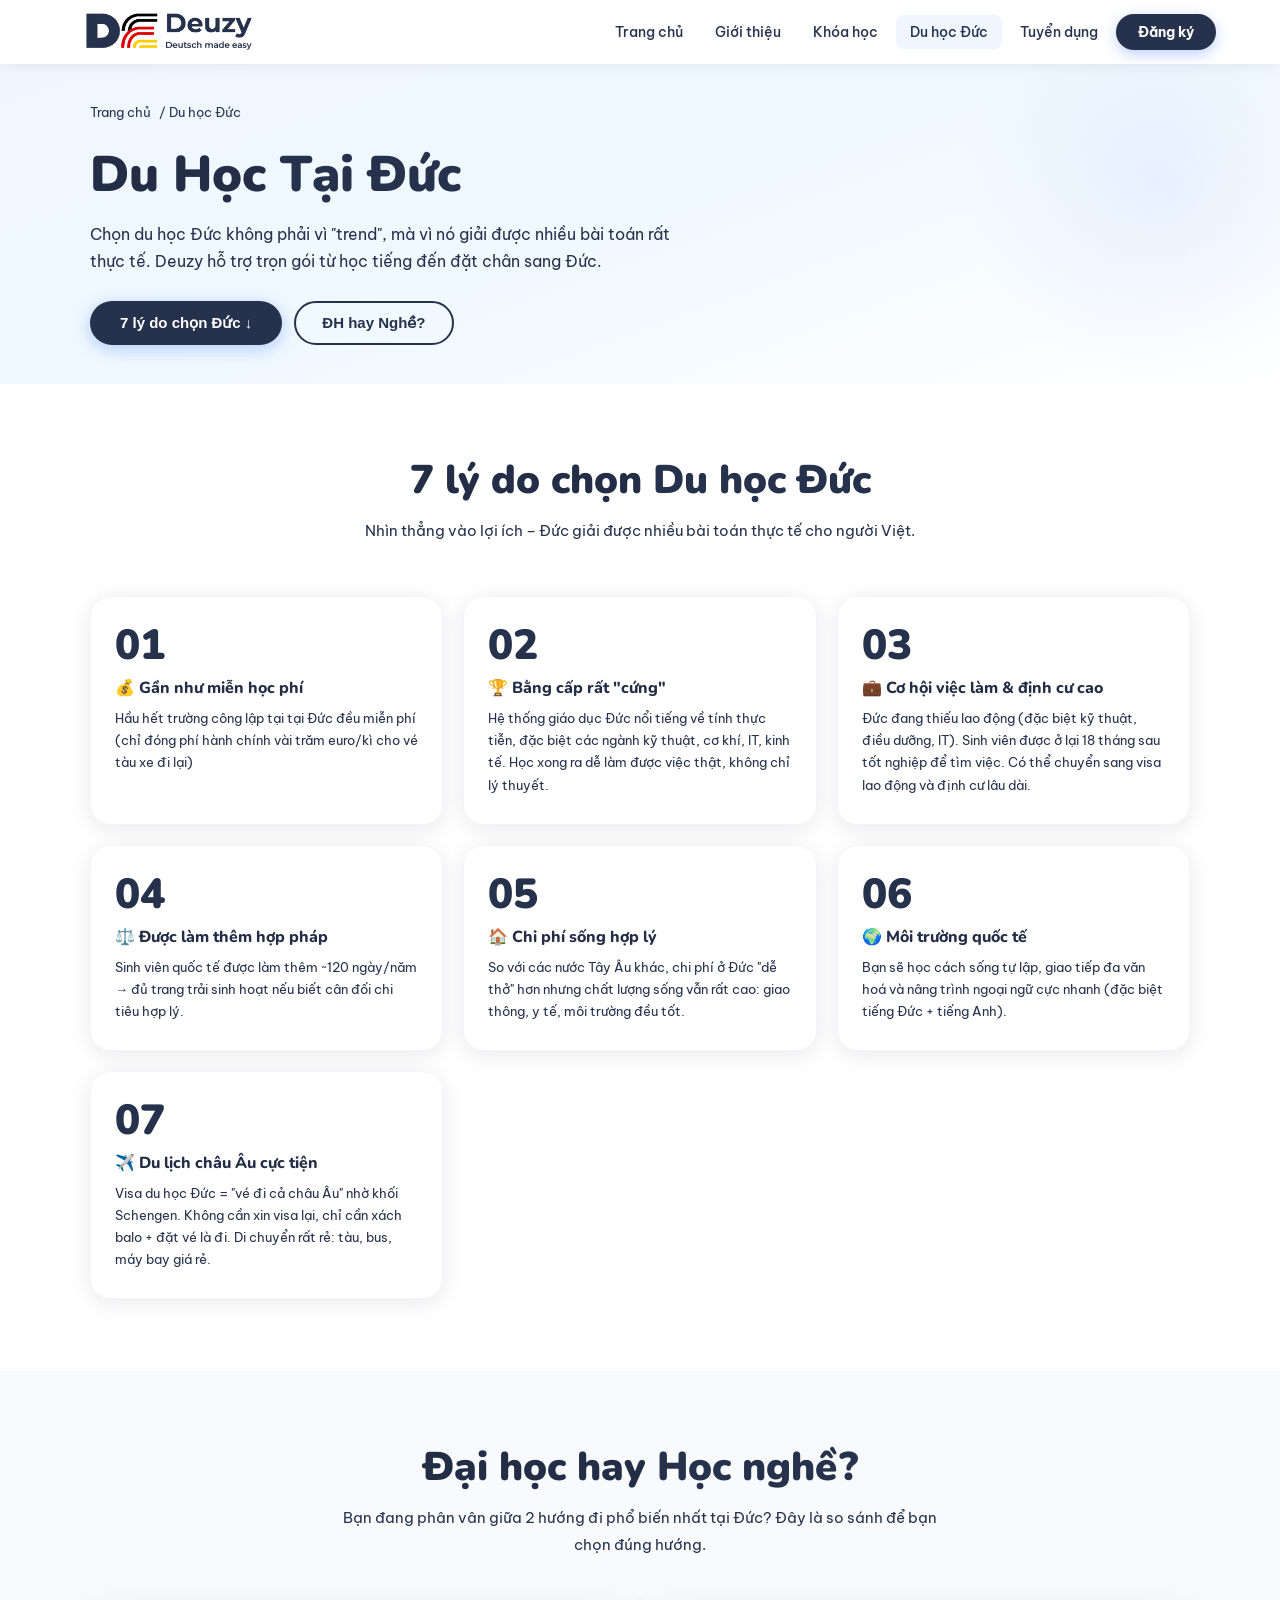
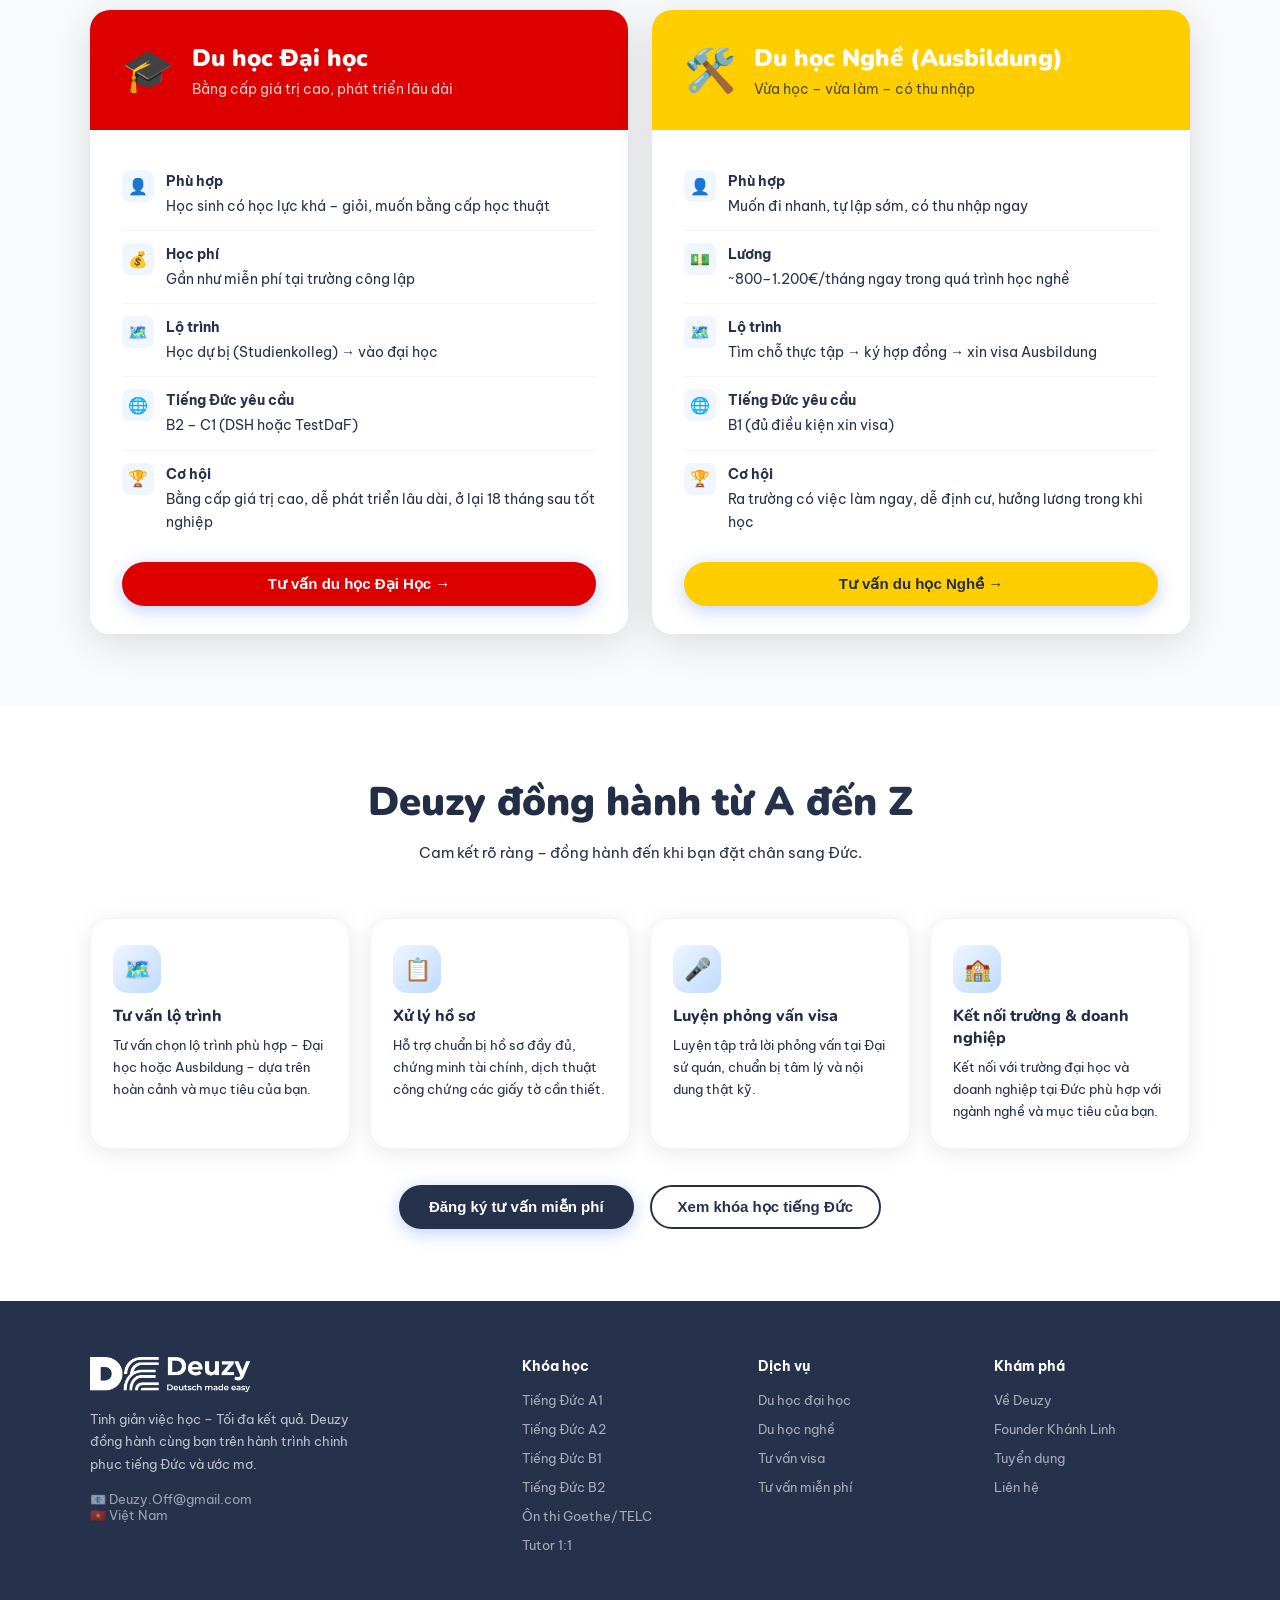
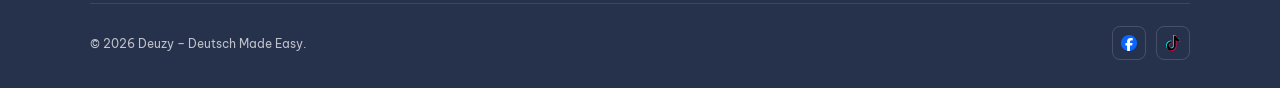
<file: germany.html>
<!DOCTYPE html>
<html lang="vi">

<head>
  <meta charset="UTF-8">
  <meta name="viewport" content="width=device-width, initial-scale=1.0">
  <title>Deuzy – Deutsch Made Easy</title>
  <link rel="icon" href="assets/logo_web/logo_no_name.png" type="image/png">
  <link
    href="https://fonts.googleapis.com/css2?family=Nunito:wght@400;600;700;800;900&family=Be+Vietnam+Pro:wght@400;500;600;700&display=swap"
    rel="stylesheet">
  <link rel="stylesheet" href="css/style.css">
</head>

<body>

  <!-- ===== NAV ===== -->
  <nav id="navbar">
    <a href="index.html" class="nav-logo">
      <img src="assets/logo_web/chinh.png" alt="Deuzy" style="height: 200px; width: auto; object-fit: contain;">
    </a>
    <ul class="nav-links">
      <li><a href="index.html">Trang chủ</a></li>
      <li><a href="about.html">Giới thiệu</a></li>
      <li><a href="courses.html">Khóa học</a></li>
      <li><a href="germany.html" class="active">Du học Đức</a></li>
      <li><a href="recruit.html">Tuyển dụng</a></li>
      <li><a href="register.html" class="nav-cta">Đăng ký</a></li>
    </ul>
    <button class="hamburger" onclick="toggleMenu()"><span></span><span></span><span></span></button>
  </nav>

  <div class="mobile-nav-overlay" id="overlay" onclick="toggleMenu()"></div>
  <div class="mobile-nav-panel" id="mobile-nav">
    <a href="index.html" onclick="toggleMenu()">Trang chủ</a>
    <a href="about.html" onclick="toggleMenu()">Giới thiệu</a>
    <a href="courses.html" onclick="toggleMenu()">Khóa học</a>
    <a href="germany.html" class="active" onclick="toggleMenu()">Du học Đức</a>
    <a href="recruit.html" onclick="toggleMenu()">Tuyển dụng</a>
    <a href="register.html" onclick="toggleMenu()" class="mobile-nav-cta">Đăng ký tư vấn</a>
  </div>

<div class="page pt-nav" id="page-germany">
    <div class="page-hero">
      <div class="container">
        <div class="breadcrumb"><span onclick="window.location.href='index.html'">Trang chủ</span> / Du học Đức</div>
        <h1
          style="font-family:var(--font-heading);font-weight:900;font-size:clamp(26px,5vw,50px);color:var(--blue-dark);margin-bottom:12px;">
          Du Học <span style="color:var(--blue);">Tại Đức</span></h1>
        <p style="font-size:16px;color:var(--gray-600);max-width:600px;line-height:1.7;margin-bottom:26px;">Chọn du học
          Đức không phải vì "trend", mà vì nó giải được nhiều bài toán rất thực tế. Deuzy hỗ trợ trọn gói từ học tiếng
          đến đặt chân sang Đức.</p>
        <div style="display:flex;gap:12px;flex-wrap:wrap;">
          <button class="btn-primary" onclick="document.getElementById('reasons').scrollIntoView({behavior:'smooth'})">7
            lý do chọn Đức ↓</button>
          <button class="btn-outline" onclick="document.getElementById('paths').scrollIntoView({behavior:'smooth'})">ĐH
            hay Nghề?</button>
        </div>
      </div>
    </div>

    <!-- 7 REASONS -->
    <section id="reasons">
      <div class="container">
        <div class="section-header">
          <h2 class="section-title">7 lý do chọn <span>Du học Đức</span></h2>
          <p class="section-sub">Nhìn thẳng vào lợi ích – Đức giải được nhiều bài toán thực tế cho người Việt.</p>
        </div>
        <div style="display:grid;grid-template-columns:repeat(auto-fit,minmax(300px,1fr));gap:20px;">
          <div class="reason-card">
            <div class="reason-num">01</div>
            <div class="reason-title">💰 Gần như miễn học phí</div>
            <div class="reason-desc">Hầu hết trường công lập tại  tại Đức đều miễn phí (chỉ đóng phí hành chính vài trăm euro/kì cho vé tàu xe đi lại)
            </div>
          </div>
          <div class="reason-card">
            <div class="reason-num">02</div>
            <div class="reason-title">🏆 Bằng cấp rất "cứng"</div>
            <div class="reason-desc">Hệ thống giáo dục Đức nổi tiếng về tính thực tiễn, đặc biệt các ngành kỹ thuật, cơ
              khí, IT, kinh tế. Học xong ra dễ làm được việc thật, không chỉ lý thuyết.</div>
          </div>
          <div class="reason-card">
            <div class="reason-num">03</div>
            <div class="reason-title">💼 Cơ hội việc làm & định cư cao</div>
            <div class="reason-desc">Đức đang thiếu lao động (đặc biệt kỹ thuật, điều dưỡng, IT). Sinh viên được ở lại
              18 tháng sau tốt nghiệp để tìm việc. Có thể chuyển sang visa lao động và định cư lâu dài.</div>
          </div>
          <div class="reason-card">
            <div class="reason-num">04</div>
            <div class="reason-title">⚖️ Được làm thêm hợp pháp</div>
            <div class="reason-desc">Sinh viên quốc tế được làm thêm ~120 ngày/năm → đủ trang trải sinh hoạt nếu biết
              cân đối chi tiêu hợp lý.</div>
          </div>
          <div class="reason-card">
            <div class="reason-num">05</div>
            <div class="reason-title">🏠 Chi phí sống hợp lý</div>
            <div class="reason-desc">So với các nước Tây Âu khác, chi phí ở Đức "dễ thở" hơn nhưng chất lượng sống vẫn
              rất cao: giao thông, y tế, môi trường đều tốt.</div>
          </div>
          <div class="reason-card">
            <div class="reason-num">06</div>
            <div class="reason-title">🌍 Môi trường quốc tế</div>
            <div class="reason-desc">Bạn sẽ học cách sống tự lập, giao tiếp đa văn hoá và nâng trình ngoại ngữ cực nhanh
              (đặc biệt tiếng Đức + tiếng Anh).</div>
          </div>
          <div class="reason-card">
            <div class="reason-num">07</div>
            <div class="reason-title">✈️ Du lịch châu Âu cực tiện</div>
            <div class="reason-desc">Visa du học Đức = "vé đi cả châu Âu" nhờ khối Schengen. Không cần xin visa lại, chỉ
              cần xách balo + đặt vé là đi. Di chuyển rất rẻ: tàu, bus, máy bay giá rẻ.</div>
          </div>
        </div>
      </div>
    </section>

    <!-- ĐẠI HỌC VS NGHỀ -->
    <section id="paths" style="background:var(--gray-50);">
      <div class="container">
        <div class="section-header">
          <h2 class="section-title">Đại học hay <span>Học nghề?</span></h2>
          <p class="section-sub">Bạn đang phân vân giữa 2 hướng đi phổ biến nhất tại Đức? Đây là so sánh để bạn chọn
            đúng hướng.</p>
        </div>
        <div style="display:grid;grid-template-columns:1fr 1fr;gap:24px;">
          <div class="path-card">
            <div class="path-header" style="background:#dd0000;">
              <div class="path-icon">🎓</div>
              <div>
                <div class="path-title">Du học Đại học</div>
                <div class="path-sub">Bằng cấp giá trị cao, phát triển lâu dài</div>
              </div>
            </div>
            <div class="path-body">
              <ul class="features-list">
                <li>
                  <div class="feat-icon">👤</div>
                  <div><strong>Phù hợp</strong>Học sinh có học lực khá – giỏi, muốn bằng cấp học thuật</div>
                </li>
                <li>
                  <div class="feat-icon">💰</div>
                  <div><strong>Học phí</strong>Gần như miễn phí tại trường công lập</div>
                </li>
                <li>
                  <div class="feat-icon">🗺️</div>
                  <div><strong>Lộ trình</strong>Học dự bị (Studienkolleg) → vào đại học</div>
                </li>
                <li>
                  <div class="feat-icon">🌐</div>
                  <div><strong>Tiếng Đức yêu cầu</strong>B2 – C1 (DSH hoặc TestDaF)</div>
                </li>
                <li>
                  <div class="feat-icon">🏆</div>
                  <div><strong>Cơ hội</strong>Bằng cấp giá trị cao, dễ phát triển lâu dài, ở lại 18 tháng sau tốt nghiệp
                  </div>
                </li>
              </ul>
              <button class="btn-primary" style="margin-top:16px;width:100%;background:#dd0000;" onclick="window.location.href='register.html'">Tư vấn du học
                Đại Học →</button>
            </div>
          </div>
          <div class="path-card">
            <div class="path-header" style="background:#ffce00; color:var(--blue-dark);">
              <div class="path-icon">🛠️</div>
              <div>
                <div class="path-title">Du học Nghề (Ausbildung)</div>
                <div class="path-sub" style="color:var(--blue-dark); opacity: 0.8;">Vừa học – vừa làm – có thu nhập</div>
              </div>
            </div>
            <div class="path-body">
              <ul class="features-list">
                <li>
                  <div class="feat-icon">👤</div>
                  <div><strong>Phù hợp</strong>Muốn đi nhanh, tự lập sớm, có thu nhập ngay</div>
                </li>
                <li>
                  <div class="feat-icon">💵</div>
                  <div><strong>Lương</strong>~800–1.200€/tháng ngay trong quá trình học nghề</div>
                </li>
                <li>
                  <div class="feat-icon">🗺️</div>
                  <div><strong>Lộ trình</strong>Tìm chỗ thực tập → ký hợp đồng → xin visa Ausbildung</div>
                </li>
                <li>
                  <div class="feat-icon">🌐</div>
                  <div><strong>Tiếng Đức yêu cầu</strong>B1 (đủ điều kiện xin visa)</div>
                </li>
                <li>
                  <div class="feat-icon">🏆</div>
                  <div><strong>Cơ hội</strong>Ra trường có việc làm ngay, dễ định cư, hưởng lương trong khi học</div>
                </li>
              </ul>
              <button class="btn-primary" style="margin-top:16px;width:100%;background:#ffce00;color:var(--blue-dark);"
                onclick="window.location.href='register.html'">Tư vấn du học Nghề →</button>
            </div>
          </div>
        </div>
      </div>
    </section>

    <!-- DEUZY SUPPORT -->
    <section>
      <div class="container">
        <div class="section-header">
          <h2 class="section-title">Deuzy đồng hành <span>từ A đến Z</span></h2>
          <p class="section-sub">Cam kết rõ ràng – đồng hành đến khi bạn đặt chân sang Đức.</p>
        </div>
        <div style="display:grid;grid-template-columns:repeat(auto-fit,minmax(220px,1fr));gap:20px;">
          <div class="why-card">
            <div class="why-icon">🗺️</div>
            <div class="why-title">Tư vấn lộ trình</div>
            <div class="why-desc">Tư vấn chọn lộ trình phù hợp – Đại học hoặc Ausbildung – dựa trên hoàn cảnh và mục
              tiêu của bạn.</div>
          </div>
          <div class="why-card">
            <div class="why-icon">📋</div>
            <div class="why-title">Xử lý hồ sơ</div>
            <div class="why-desc">Hỗ trợ chuẩn bị hồ sơ đầy đủ, chứng minh tài chính, dịch thuật công chứng các giấy tờ
              cần thiết.</div>
          </div>
          <div class="why-card">
            <div class="why-icon">🎤</div>
            <div class="why-title">Luyện phỏng vấn visa</div>
            <div class="why-desc">Luyện tập trả lời phỏng vấn tại Đại sứ quán, chuẩn bị tâm lý và nội dung thật kỹ.
            </div>
          </div>
          <div class="why-card">
            <div class="why-icon">🏫</div>
            <div class="why-title">Kết nối trường & doanh nghiệp</div>
            <div class="why-desc">Kết nối với trường đại học và doanh nghiệp tại Đức phù hợp với ngành nghề và mục tiêu
              của bạn.</div>
          </div>
        </div>
        <div style="text-align:center;margin-top:36px;">
          <button class="btn-primary" style="margin-right:12px;" onclick="window.location.href='register.html'">Đăng ký tư vấn miễn
            phí</button>
          <button class="btn-outline" onclick="window.location.href='courses.html'">Xem khóa học tiếng Đức</button>
        </div>
      </div>
    </section>
  </div>

  <!-- ===================== RECRUITMENT ===================== -->
  

  <div id="footer-placeholder"></div>
  <script src="js/footer.js"></script>

  <!-- SUCCESS MODAL -->
  <div class="success-modal" id="success-modal">
    <div class="success-box">
      <div class="success-icon">🎉</div>
      <div class="success-title">Đăng ký thành công!</div>
      <p class="success-text">Cảm ơn bạn đã tin tưởng Deuzy! Tư vấn viên sẽ liên hệ với bạn trong vòng <strong>24
          giờ</strong>.</p>
      <button class="btn-primary" onclick="document.getElementById('success-modal').classList.remove('open')">Tuyệt vời!
        →</button>
    </div>
  </div>

  <script src="js/script.js"></script>
</body>

</html>
</file>
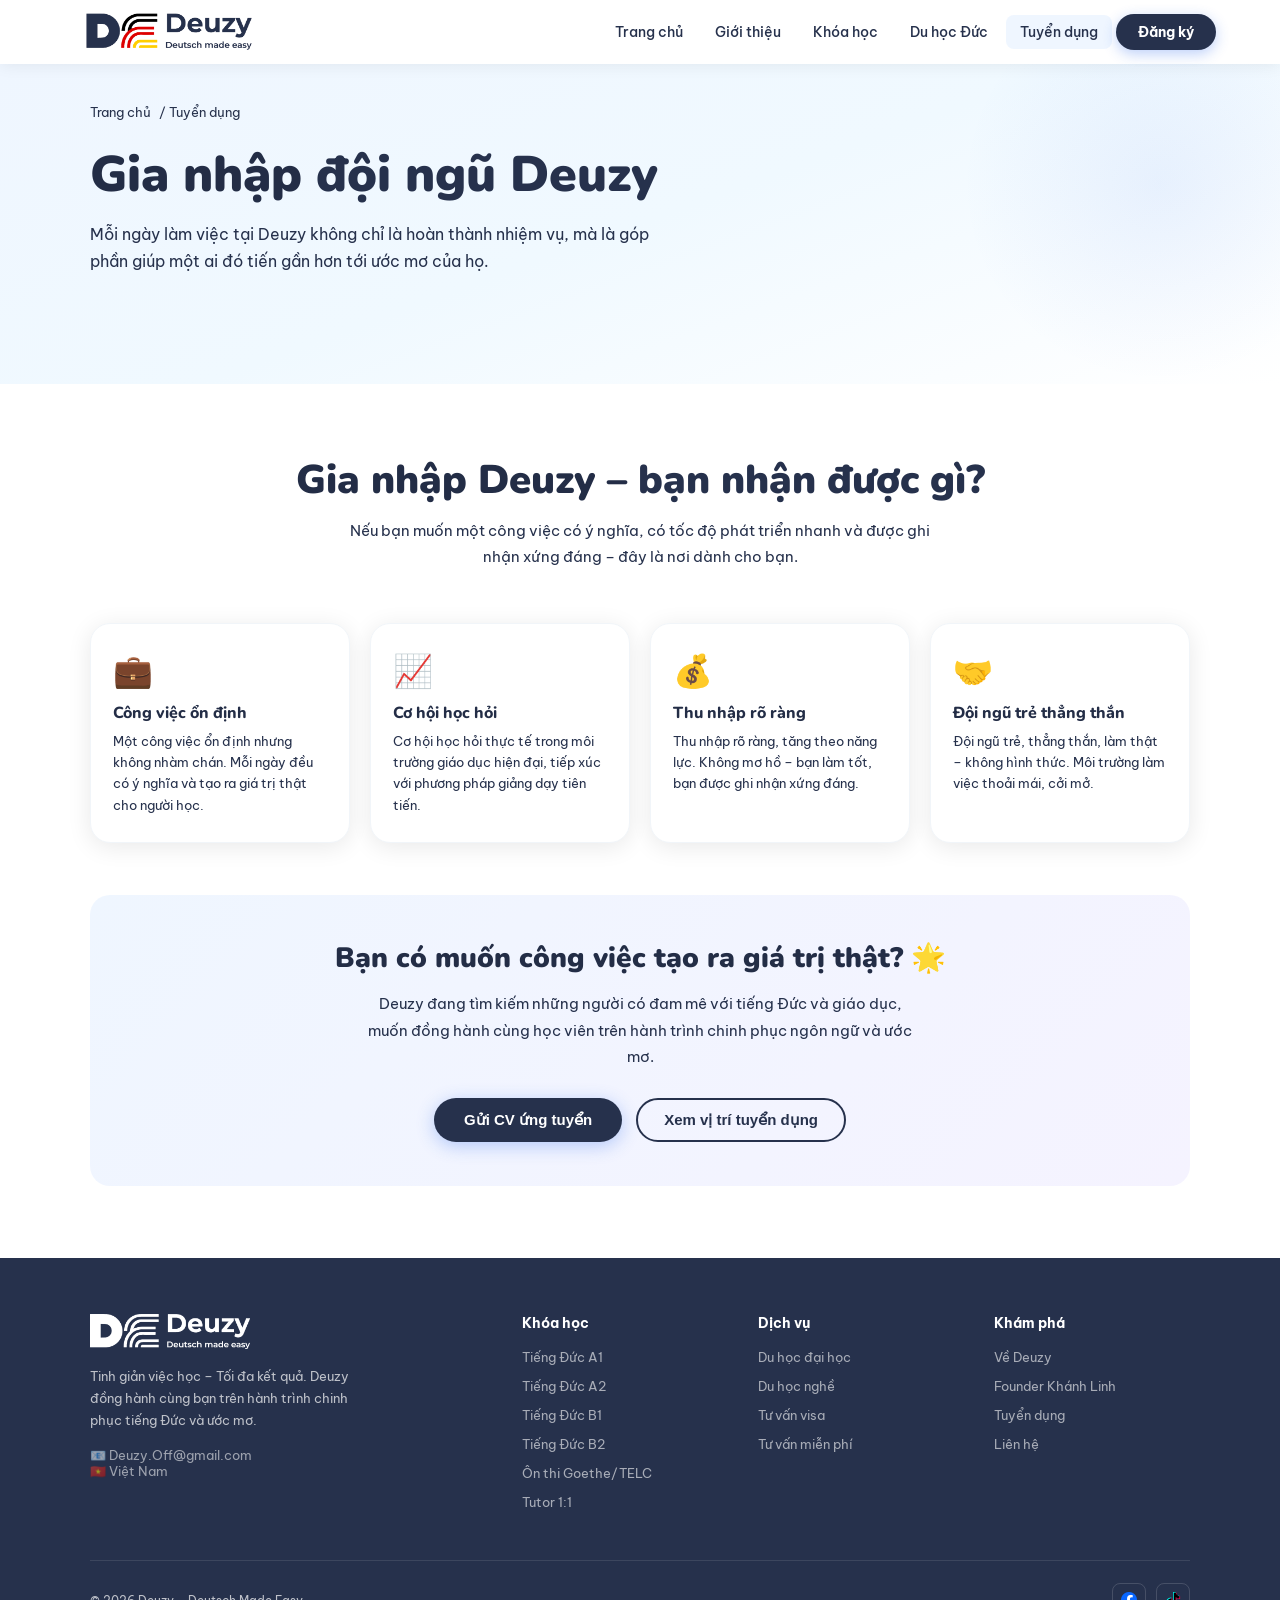
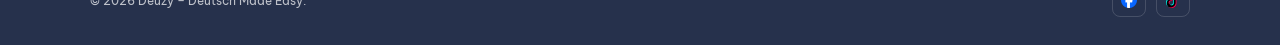
<file: recruit.html>
<!DOCTYPE html>
<html lang="vi">

<head>
  <meta charset="UTF-8">
  <meta name="viewport" content="width=device-width, initial-scale=1.0">
  <title>Deuzy – Deutsch Made Easy</title>
  <link rel="icon" href="assets/logo_web/logo_no_name.png" type="image/png">
  <link
    href="https://fonts.googleapis.com/css2?family=Nunito:wght@400;600;700;800;900&family=Be+Vietnam+Pro:wght@400;500;600;700&display=swap"
    rel="stylesheet">
  <link rel="stylesheet" href="css/style.css">
</head>

<body>

  <!-- ===== NAV ===== -->
  <nav id="navbar">
    <a href="index.html" class="nav-logo">
      <img src="assets/logo_web/chinh.png" alt="Deuzy" style="height: 200px; width: auto; object-fit: contain;">
    </a>
    <ul class="nav-links">
      <li><a href="index.html">Trang chủ</a></li>
      <li><a href="about.html">Giới thiệu</a></li>
      <li><a href="courses.html">Khóa học</a></li>
      <li><a href="germany.html">Du học Đức</a></li>
      <li><a href="recruit.html" class="active">Tuyển dụng</a></li>
      <li><a href="register.html" class="nav-cta">Đăng ký</a></li>
    </ul>
    <button class="hamburger" onclick="toggleMenu()"><span></span><span></span><span></span></button>
  </nav>

  <div class="mobile-nav-overlay" id="overlay" onclick="toggleMenu()"></div>
  <div class="mobile-nav-panel" id="mobile-nav">
    <a href="index.html" onclick="toggleMenu()">Trang chủ</a>
    <a href="about.html" onclick="toggleMenu()">Giới thiệu</a>
    <a href="courses.html" onclick="toggleMenu()">Khóa học</a>
    <a href="germany.html" onclick="toggleMenu()">Du học Đức</a>
    <a href="recruit.html" class="active" onclick="toggleMenu()">Tuyển dụng</a>
    <a href="register.html" onclick="toggleMenu()" class="mobile-nav-cta">Đăng ký tư vấn</a>
  </div>


<div class="page pt-nav" id="page-recruit">
    <div class="page-hero">
      <div class="container">
        <div class="breadcrumb"><span onclick="window.location.href='index.html'">Trang chủ</span> / Tuyển dụng</div>
        <h1
          style="font-family:var(--font-heading);font-weight:900;font-size:clamp(26px,5vw,50px);color:var(--blue-dark);margin-bottom:12px;">
          Gia nhập <span style="color:var(--blue);">đội ngũ Deuzy</span></h1>
        <p style="font-size:16px;color:var(--gray-600);max-width:600px;line-height:1.7;">Mỗi ngày làm việc tại Deuzy
          không chỉ là hoàn thành nhiệm vụ, mà là góp phần giúp một ai đó tiến gần hơn tới ước mơ của họ.</p>
      </div>
    </div>

    <section>
      <div class="container">
        <div class="section-header">
          <h2 class="section-title">Gia nhập Deuzy – <span>bạn nhận được gì?</span></h2>
          <p class="section-sub">Nếu bạn muốn một công việc có ý nghĩa, có tốc độ phát triển nhanh và được ghi nhận xứng
            đáng – đây là nơi dành cho bạn.</p>
        </div>
        <div style="display:grid;grid-template-columns:repeat(auto-fit,minmax(220px,1fr));gap:20px;margin-bottom:52px;">
          <div class="recruit-benefit">
            <div class="recruit-benefit-icon">💼</div>
            <div class="recruit-benefit-title">Công việc ổn định</div>
            <div class="recruit-benefit-desc">Một công việc ổn định nhưng không nhàm chán. Mỗi ngày đều có ý nghĩa và
              tạo ra giá trị thật cho người học.</div>
          </div>
          <div class="recruit-benefit">
            <div class="recruit-benefit-icon">📈</div>
            <div class="recruit-benefit-title">Cơ hội học hỏi</div>
            <div class="recruit-benefit-desc">Cơ hội học hỏi thực tế trong môi trường giáo dục hiện đại, tiếp xúc với
              phương pháp giảng dạy tiên tiến.</div>
          </div>
          <div class="recruit-benefit">
            <div class="recruit-benefit-icon">💰</div>
            <div class="recruit-benefit-title">Thu nhập rõ ràng</div>
            <div class="recruit-benefit-desc">Thu nhập rõ ràng, tăng theo năng lực. Không mơ hồ – bạn làm tốt, bạn được
              ghi nhận xứng đáng.</div>
          </div>
          <div class="recruit-benefit">
            <div class="recruit-benefit-icon">🤝</div>
            <div class="recruit-benefit-title">Đội ngũ trẻ thẳng thắn</div>
            <div class="recruit-benefit-desc">Đội ngũ trẻ, thẳng thắn, làm thật – không hình thức. Môi trường làm việc
              thoải mái, cởi mở.</div>
          </div>
        </div>

        <div
          style="background:linear-gradient(135deg,#eff6ff,#f5f3ff);border-radius:var(--radius-lg);padding:44px;text-align:center;">
          <h2
            style="font-family:var(--font-heading);font-weight:900;font-size:28px;color:var(--blue-dark);margin-bottom:14px;">
            Bạn có muốn công việc tạo ra giá trị thật? 🌟</h2>
          <p style="font-size:15px;color:var(--gray-600);max-width:560px;margin:0 auto 28px;line-height:1.75;">Deuzy
            đang tìm kiếm những người có đam mê với tiếng Đức và giáo dục, muốn đồng hành cùng học viên trên hành trình
            chinh phục ngôn ngữ và ước mơ.</p>
          <div style="display:flex;gap:14px;justify-content:center;flex-wrap:wrap;">
            <button class="btn-primary" onclick="window.location.href='register.html'">Gửi CV ứng tuyển</button>
            <button class="btn-outline">Xem vị trí tuyển dụng</button>
          </div>
        </div>
      </div>
    </section>
  </div>

  <!-- ===================== REGISTER ===================== -->
  

  <div id="footer-placeholder"></div>
  <script src="js/footer.js"></script>

  <!-- SUCCESS MODAL -->
  <div class="success-modal" id="success-modal">
    <div class="success-box">
      <div class="success-icon">🎉</div>
      <div class="success-title">Đăng ký thành công!</div>
      <p class="success-text">Cảm ơn bạn đã tin tưởng Deuzy! Tư vấn viên sẽ liên hệ với bạn trong vòng <strong>24
          giờ</strong>.</p>
      <button class="btn-primary" onclick="document.getElementById('success-modal').classList.remove('open')">Tuyệt vời!
        →</button>
    </div>
  </div>

  <script src="js/script.js"></script>
</body>

</html>
</file>
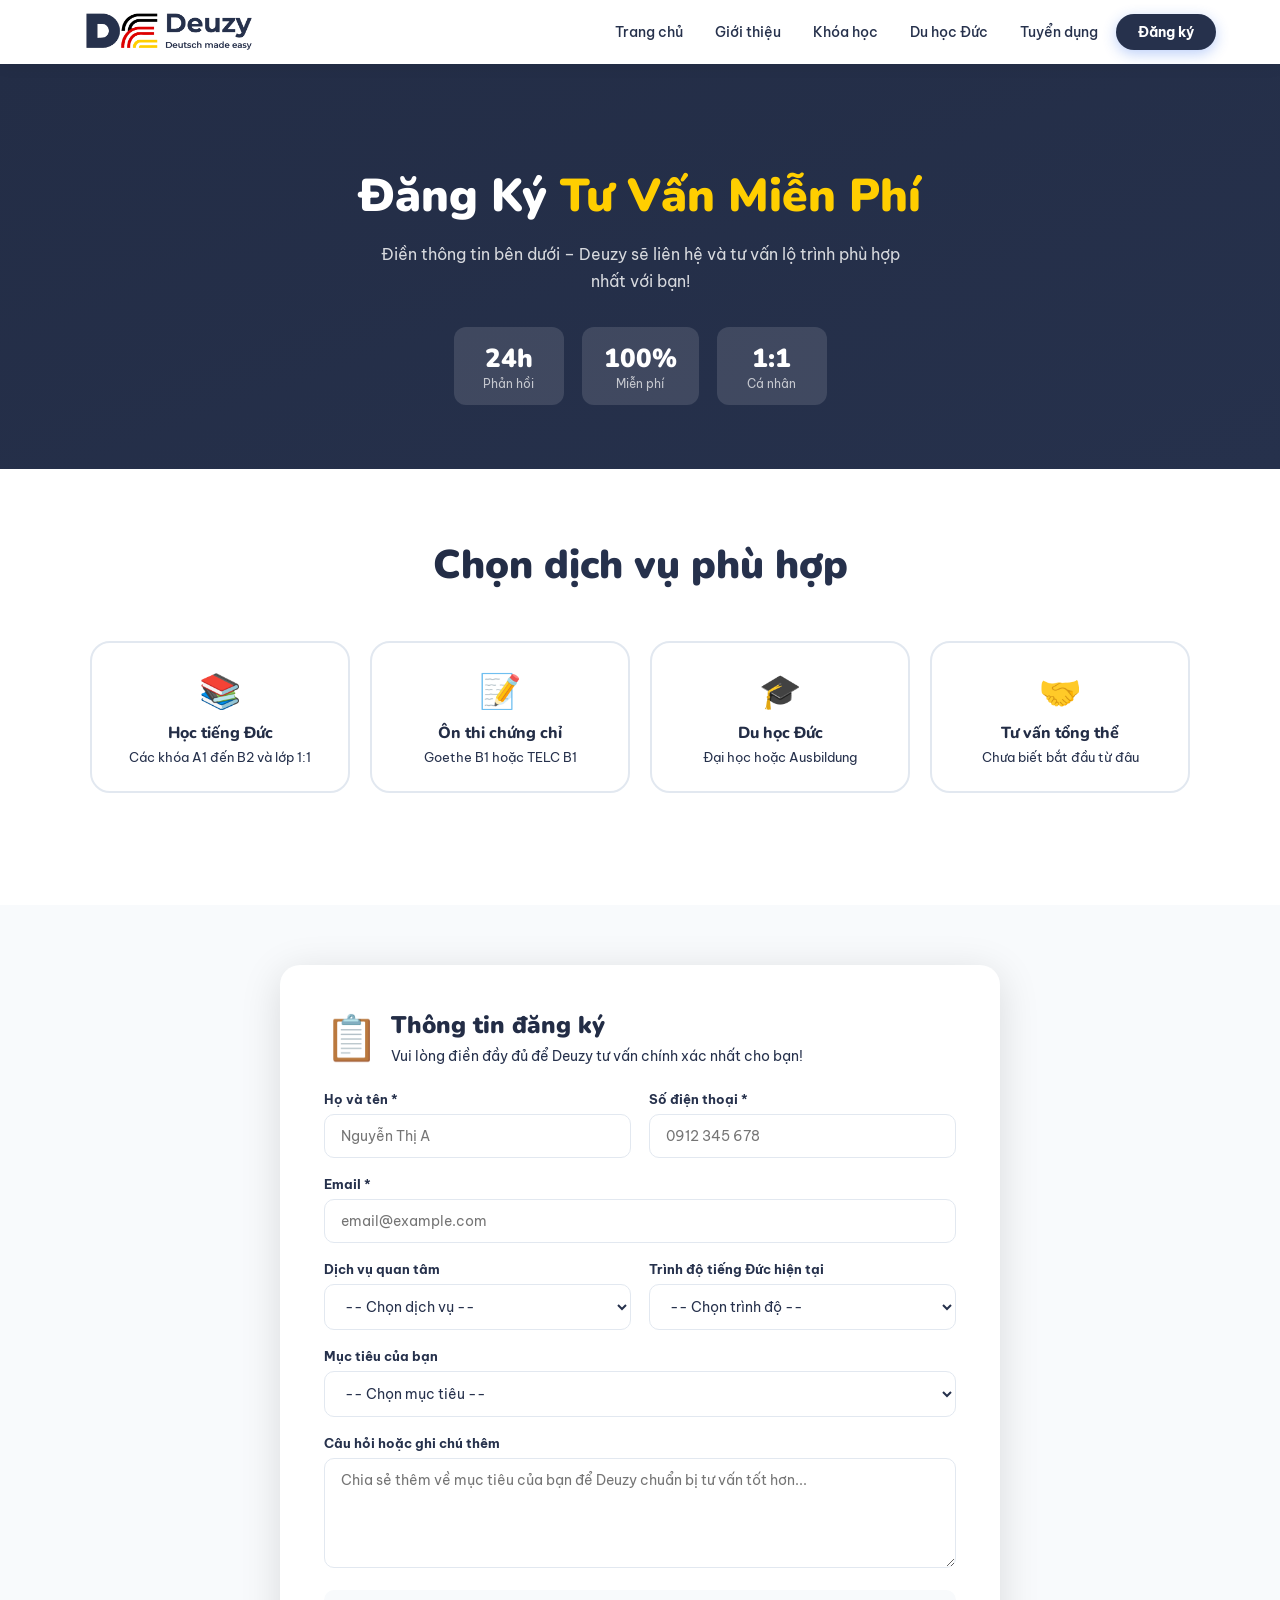
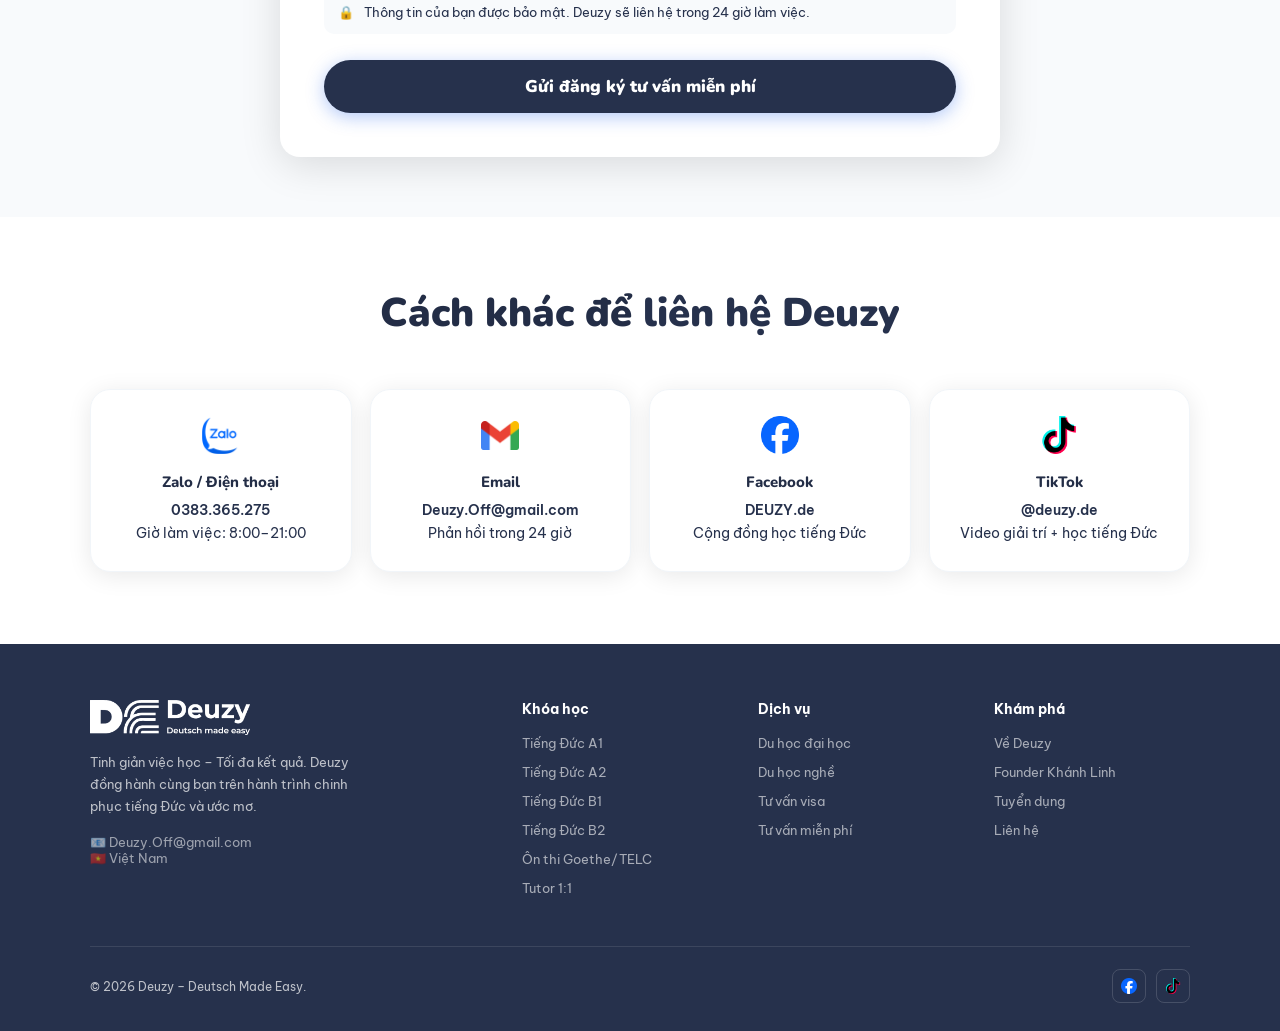
<file: register.html>
<!DOCTYPE html>
<html lang="vi">

<head>
  <meta charset="UTF-8">
  <meta name="viewport" content="width=device-width, initial-scale=1.0">
  <title>Deuzy – Deutsch Made Easy</title>
  <link rel="icon" href="assets/logo_web/logo_no_name.png" type="image/png">
  <link
    href="https://fonts.googleapis.com/css2?family=Nunito:wght@400;600;700;800;900&family=Be+Vietnam+Pro:wght@400;500;600;700&display=swap"
    rel="stylesheet">
  <link rel="stylesheet" href="css/style.css">
</head>

<body>

  <!-- ===== NAV ===== -->
  <nav id="navbar">
    <a href="index.html" class="nav-logo">
      <img src="assets/logo_web/chinh.png" alt="Deuzy" style="height: 200px; width: auto; object-fit: contain;">
    </a>
    <ul class="nav-links">
      <li><a href="index.html">Trang chủ</a></li>
      <li><a href="about.html">Giới thiệu</a></li>
      <li><a href="courses.html">Khóa học</a></li>
      <li><a href="germany.html">Du học Đức</a></li>
      <li><a href="recruit.html">Tuyển dụng</a></li>
      <li><a href="register.html" class="nav-cta active">Đăng ký</a></li>
    </ul>
    <button class="hamburger" onclick="toggleMenu()"><span></span><span></span><span></span></button>
  </nav>

  <div class="mobile-nav-overlay" id="overlay" onclick="toggleMenu()"></div>
  <div class="mobile-nav-panel" id="mobile-nav">
    <a href="index.html" onclick="toggleMenu()">Trang chủ</a>
    <a href="about.html" onclick="toggleMenu()">Giới thiệu</a>
    <a href="courses.html" onclick="toggleMenu()">Khóa học</a>
    <a href="germany.html" onclick="toggleMenu()">Du học Đức</a>
    <a href="recruit.html" onclick="toggleMenu()">Tuyển dụng</a>
    <a href="register.html" class="active mobile-nav-cta" onclick="toggleMenu()">Đăng ký tư vấn</a>
  </div>


<div class="page pt-nav" id="page-register">
    <div class="register-hero">
      
      <h1>Đăng Ký <span style="color:var(--yellow);">Tư Vấn Miễn Phí</span></h1>
      <p>Điền thông tin bên dưới – Deuzy sẽ liên hệ và tư vấn lộ trình phù hợp nhất với bạn!</p>
      <div style="display:flex;gap:18px;justify-content:center;flex-wrap:wrap;">
        <div
          style="background:rgba(255,255,255,0.12);border-radius:12px;padding:14px 22px;text-align:center;min-width:110px;">
          <div style="font-family:var(--font-heading);font-weight:900;font-size:26px;color:#fff;">24h</div>
          <div style="font-size:12px;color:rgba(255,255,255,0.7);">Phản hồi</div>
        </div>
        <div
          style="background:rgba(255,255,255,0.12);border-radius:12px;padding:14px 22px;text-align:center;min-width:110px;">
          <div style="font-family:var(--font-heading);font-weight:900;font-size:26px;color:#fff;">100%</div>
          <div style="font-size:12px;color:rgba(255,255,255,0.7);">Miễn phí</div>
        </div>
        <div
          style="background:rgba(255,255,255,0.12);border-radius:12px;padding:14px 22px;text-align:center;min-width:110px;">
          <div style="font-family:var(--font-heading);font-weight:900;font-size:26px;color:#fff;">1:1</div>
          <div style="font-size:12px;color:rgba(255,255,255,0.7);">Cá nhân</div>
        </div>
      </div>
    </div>

    <section>
      <div class="container">
        <div class="section-header">
          <h2 class="section-title">Chọn <span>dịch vụ phù hợp</span></h2>
        </div>
        <div class="reg-options">
          <div class="reg-option" onclick="selectOption(this,'Khóa học tiếng Đức')">
            <div class="reg-option-icon">📚</div>
            <div class="reg-option-title">Học tiếng Đức</div>
            <div class="reg-option-desc">Các khóa A1 đến B2 và lớp 1:1</div>
          </div>
          <div class="reg-option" onclick="selectOption(this,'Ôn thi chứng chỉ')">
            <div class="reg-option-icon">📝</div>
            <div class="reg-option-title">Ôn thi chứng chỉ</div>
            <div class="reg-option-desc">Goethe B1 hoặc TELC B1</div>
          </div>
          <div class="reg-option" onclick="selectOption(this,'Du học Đức')">
            <div class="reg-option-icon">🎓</div>
            <div class="reg-option-title">Du học Đức</div>
            <div class="reg-option-desc">Đại học hoặc Ausbildung</div>
          </div>
          <div class="reg-option" onclick="selectOption(this,'Tư vấn tổng thể')">
            <div class="reg-option-icon">🤝</div>
            <div class="reg-option-title">Tư vấn tổng thể</div>
            <div class="reg-option-desc">Chưa biết bắt đầu từ đâu</div>
          </div>
        </div>
      </div>
    </section>

    <section class="form-section">
      <div class="form-card">
        <div style="display:flex;align-items:center;gap:12px;margin-bottom:26px;">
          <div
            style="height:46px;display:flex;align-items:center;justify-content:center;font-size:44px;">
            📋</div>
          <div>
            <div class="form-title">Thông tin đăng ký</div>
            <div class="form-subtitle" style="margin-bottom:0;">Vui lòng điền đầy đủ để Deuzy tư vấn chính xác nhất cho bạn!</div>
          </div>
        </div>
        <div class="form-row">
          <div class="form-group"><label>Họ và tên *</label><input type="text" id="r-name" placeholder="Nguyễn Thị A">
          </div>
          <div class="form-group"><label>Số điện thoại *</label><input type="tel" id="r-phone"
              placeholder="0912 345 678"></div>
        </div>
        <div class="form-group"><label>Email *</label><input type="email" id="r-email" placeholder="email@example.com">
        </div>
        <div class="form-row">
          <div class="form-group">
            <label>Dịch vụ quan tâm</label>
            <select id="r-service">
              <option value="">-- Chọn dịch vụ --</option>
              <option>Khóa học tiếng Đức (A1–B2)</option>
              <option>Ôn thi Goethe B1</option>
              <option>Ôn thi TELC B1</option>
              <option>Tutor 1:1 cá nhân</option>
              <option>Du học đại học tại Đức</option>
              <option>Du học nghề (Ausbildung)</option>
              <option>Tư vấn tổng thể</option>
            </select>
          </div>
          <div class="form-group">
            <label>Trình độ tiếng Đức hiện tại</label>
            <select id="r-level">
              <option value="">-- Chọn trình độ --</option>
              <option>Chưa biết tiếng Đức</option>
              <option>A1 – Mới bắt đầu</option>
              <option>A2</option>
              <option>B1</option>
              <option>B2</option>
              <option>C1 trở lên</option>
            </select>
          </div>
        </div>
        <div class="form-group">
          <label>Mục tiêu của bạn</label>
          <select id="r-goal">
            <option value="">-- Chọn mục tiêu --</option>
            <option>Học tiếng Đức để giao tiếp</option>
            <option>Thi chứng chỉ Goethe/TELC</option>
            <option>Du học đại học tại Đức</option>
            <option>Du học nghề (Ausbildung)</option>
            <option>Làm việc tại Đức</option>
            <option>Định cư lâu dài</option>
          </select>
        </div>
        <div class="form-group"><label>Câu hỏi hoặc ghi chú thêm</label><textarea id="r-message"
            placeholder="Chia sẻ thêm về mục tiêu của bạn để Deuzy chuẩn bị tư vấn tốt hơn..."></textarea></div>
        <div
          style="background:var(--gray-50);border-radius:10px;padding:14px;margin-bottom:18px;font-size:13px;color:var(--gray-600);display:flex;align-items:flex-start;gap:10px;">
          <span>🔒</span><span>Thông tin của bạn được bảo mật. Deuzy sẽ liên hệ trong 24 giờ làm việc.</span>
        </div>
        <button class="form-submit" onclick="submitRegister()">Gửi đăng ký tư vấn miễn phí</button>
      </div>
    </section>

    <section>
      <div class="container">
        <div class="section-header">
          <h2 class="section-title">Cách khác để <span>liên hệ Deuzy</span></h2>
        </div>
        <div class="contact-grid">
          <div class="contact-card" onclick="window.location.href='https://zalo.me/0383365275'">
            <div class="contact-icon"><img src="assets/icons/zalo.png" alt="Phone" style="width: 38px; height: 38px; object-fit: contain;"></div>
            <div class="contact-title">Zalo / Điện thoại</div>
            <div class="contact-val"><a href="#">0383.365.275</a><br>Giờ làm việc: 8:00–21:00</div>
          </div>
          <div class="contact-card" onclick="window.location.href='mailto:deuzy.off@gmail.com'">
            <div class="contact-icon"><img src="assets/icons/gmail.png" alt="Email" style="width: 38px; height: 38px; object-fit: contain;"></div>
            <div class="contact-title">Email</div>
            <div class="contact-val"><a href="mailto:deuzy.off@gmail.com">Deuzy.Off@gmail.com</a><br>Phản hồi trong 24 giờ</div>
          </div>
          <div class="contact-card" onclick="window.location.href='https://www.facebook.com/profile.php?id=61589723679771'">
            <div class="contact-icon"><img src="assets/icons/facebook.png" alt="Facebook" style="width: 38px; height: 38px; object-fit: contain;"></div>
            <div class="contact-title">Facebook</div>
            <div class="contact-val"><a href="https://www.facebook.com/profile.php?id=61589723679771" target="_blank">DEUZY.de</a><br>Cộng đồng học tiếng Đức</div>
          </div>
          <div class="contact-card" onclick="window.location.href='https://www.tiktok.com/@deuzy.de'">
            <div class="contact-icon"><img src="assets/icons/tiktok.png" alt="TikTok" style="width: 38px; height: 38px; object-fit: contain;"></div>
            <div class="contact-title">TikTok</div>
            <div class="contact-val"><a href="https://www.tiktok.com/@deuzy.de" target="_blank">@deuzy.de</a><br>Video giải trí + học tiếng Đức</div>
          </div>
        </div>
      </div>
    </section>
  </div>

  <!-- ===== FOOTER ===== -->
  

  <div id="footer-placeholder"></div>
  <script src="js/footer.js"></script>

  <!-- SUCCESS MODAL -->
  <div class="success-modal" id="success-modal">
    <div class="success-box">
      <div class="success-icon">🎉</div>
      <div class="success-title">Đăng ký thành công!</div>
      <p class="success-text">Cảm ơn bạn đã tin tưởng Deuzy! Tư vấn viên sẽ liên hệ với bạn trong vòng <strong>24
          giờ</strong>.</p>
      <button class="btn-primary" onclick="document.getElementById('success-modal').classList.remove('open')">Tuyệt vời!
        →</button>
    </div>
  </div>

  <script src="js/script.js"></script>
</body>

</html>
</file>
<file: css/style.css>
*,
*::before,
*::after {
  box-sizing: border-box;
  margin: 0;
  padding: 0;
}

:root {
  --blue: #26314c;
  --blue-light: #3a4b75;
  --blue-dark: #232d46;
  --yellow: #ffce00;
  --yellow-light: #fff8cc;
  --red: #dd0000;
  --black: #000000;
  --green: #10b981;
  --gray-50: #f8fafc;
  --gray-100: #f1f5f9;
  --gray-200: #e2e8f0;
  --gray-600: #26314c;
  --gray-800: #26314c;
  --font-main: 'Be Vietnam Pro', sans-serif;
  --font-heading: 'Nunito', sans-serif;
  --radius: 12px;
  --radius-lg: 20px;
  --shadow: 0 4px 24px rgba(0, 0, 0, 0.09);
  --shadow-lg: 0 8px 40px rgba(0, 0, 0, 0.13);
}

html {
  scroll-behavior: smooth;
}

body {
  font-family: var(--font-main);
  color: #26314c;
  background: #fff;
  overflow-x: hidden;
  display: flex;
  flex-direction: column;
  min-height: 90vh;
}

/* ===== NAV ===== */
nav {
  position: fixed;
  top: 0;
  left: 0;
  right: 0;
  z-index: 999;
  background: rgba(255, 255, 255, 0.97);
  backdrop-filter: blur(12px);
  box-shadow: 0 1px 16px rgba(0, 0, 0, 0.07);
  display: flex;
  align-items: center;
  justify-content: space-between;
  padding: 0 5%;
  height: 64px;
}

.nav-logo {
  display: flex;
  align-items: center;
  gap: 10px;
  text-decoration: none;
  cursor: pointer;
}

.nav-logo-icon {
  width: 40px;
  height: 40px;
  border-radius: 10px;
  background: linear-gradient(135deg, var(--blue), var(--blue-light));
  display: flex;
  align-items: center;
  justify-content: center;
  font-family: var(--font-heading);
  font-weight: 900;
  color: #fff;
  font-size: 16px;
  letter-spacing: -1px;
}

.nav-logo-text {
  font-family: var(--font-heading);
  font-weight: 900;
  font-size: 20px;
  color: var(--blue-dark);
  letter-spacing: -0.5px;
}

.nav-logo-sub {
  font-size: 11px;
  color: var(--gray-600);
  font-weight: 500;
  margin-top: -2px;
}

.nav-links {
  display: flex;
  align-items: center;
  gap: 4px;
  list-style: none;
}

.nav-links a {
  text-decoration: none;
  color: var(--gray-600);
  font-size: 14px;
  font-weight: 500;
  padding: 8px 14px;
  border-radius: 8px;
  transition: all .2s;
  cursor: pointer;
  display: block;
}

.nav-links a:hover,
.nav-links a.active {
  color: var(--blue);
  background: #eff6ff;
}

.nav-cta {
  background: var(--blue) !important;
  color: #fff !important;
  padding: 9px 22px !important;
  border-radius: 30px !important;
  font-weight: 700 !important;
  box-shadow: 0 4px 14px rgba(37, 99, 235, 0.3);
}

.nav-cta:hover {
  background: var(--blue-dark) !important;
}

.hamburger {
  display: none;
  flex-direction: column;
  gap: 5px;
  cursor: pointer;
  background: none;
  border: none;
  padding: 4px;
}

.hamburger span {
  display: block;
  width: 24px;
  height: 2px;
  background: var(--gray-800);
  border-radius: 2px;
}

.mobile-nav-overlay {
  display: none;
  position: fixed;
  inset: 0;
  z-index: 998;
  background: rgba(0, 0, 0, 0.5);
}

.mobile-nav-panel {
  position: fixed;
  top: 0;
  right: -100%;
  width: 280px;
  height: 100vh;
  z-index: 1000;
  background: #fff;
  padding: 80px 24px 40px;
  box-shadow: var(--shadow-lg);
  transition: right .3s ease;
  display: flex;
  flex-direction: column;
  gap: 4px;
}

.mobile-nav-panel.open {
  right: 0;
}

.mobile-nav-panel a {
  display: block;
  padding: 12px 16px;
  border-radius: 10px;
  color: var(--gray-800);
  font-weight: 600;
  text-decoration: none;
  font-size: 15px;
  cursor: pointer;
  transition: all .2s;
}

.mobile-nav-panel a:hover {
  background: #eff6ff;
  color: var(--blue);
}

.mobile-nav-cta {
  background: var(--blue) !important;
  color: #fff !important;
  border-radius: 30px !important;
  text-align: center;
  margin-top: 12px;
}

/* ===== PAGE ===== */
.page {
  animation: pageIn .4s ease both;
  flex: 1 0 auto;
}

@keyframes pageIn {
  from {
    opacity: 0;
    transform: translateY(16px);
  }

  to {
    opacity: 1;
    transform: translateY(0);
  }
}

.pt-nav {
  padding-top: 64px;
}

/* ===== COMMON ===== */
.btn-primary {
  background: var(--blue);
  color: #fff;
  padding: 13px 30px;
  border-radius: 30px;
  font-weight: 700;
  font-size: 15px;
  border: none;
  cursor: pointer;
  box-shadow: 0 4px 18px rgba(37, 99, 235, 0.3);
  transition: all .2s;
  display: inline-block;
  text-decoration: none;
}

.btn-primary:hover {
  background: var(--blue-dark);
  transform: translateY(-2px);
}

.btn-outline {
  background: transparent;
  color: var(--blue);
  border: 2px solid var(--blue);
  padding: 11px 26px;
  border-radius: 30px;
  font-weight: 700;
  font-size: 15px;
  cursor: pointer;
  transition: all .2s;
  display: inline-block;
  text-decoration: none;
}

.btn-outline:hover {
  background: var(--blue);
  color: #fff;
}

.btn-yellow {
  background: var(--yellow);
  color: #78350f;
  padding: 13px 30px;
  border-radius: 30px;
  font-weight: 800;
  font-size: 15px;
  border: none;
  cursor: pointer;
  font-family: var(--font-heading);
  transition: all .2s;
  display: inline-block;
}

.btn-yellow:hover {
  background: #fbbf24;
  transform: translateY(-2px);
  box-shadow: 0 6px 20px rgba(245, 158, 11, 0.4);
}

section {
  padding: 72px 5%;
}

.container {
  max-width: 1100px;
  margin: 0 auto;
}

.section-label {
  display: inline-flex;
  align-items: center;
  gap: 7px;
  background: var(--yellow-light);
  color: #92400e;
  border-radius: 30px;
  padding: 5px 14px;
  font-size: 12px;
  font-weight: 700;
  margin-bottom: 12px;
  text-transform: uppercase;
}

.section-title {
  font-family: var(--font-heading);
  font-weight: 900;
  font-size: clamp(22px, 4vw, 40px);
  color: var(--blue-dark);
  line-height: 1.2;
  margin-bottom: 14px;
}

.section-title span {
  color: var(--blue);
}

.section-sub {
  font-size: 15px;
  color: var(--gray-600);
  line-height: 1.75;
}

.section-header {
  text-align: center;
  margin-bottom: 52px;
}

.section-header .section-sub {
  max-width: 600px;
  margin: 0 auto;
}

.feat-icon {
  width: 32px;
  height: 32px;
  border-radius: 8px;
  background: #eff6ff;
  display: flex;
  align-items: center;
  justify-content: center;
  font-size: 16px;
  flex-shrink: 0;
}

.features-list {
  list-style: none;
}

.features-list li {
  display: flex;
  align-items: flex-start;
  gap: 12px;
  padding: 12px 0;
  border-bottom: 1px solid var(--gray-100);
  font-size: 14px;
  color: var(--gray-600);
  line-height: 1.65;
}

.features-list li:last-child {
  border-bottom: none;
}

.features-list li strong {
  color: var(--gray-800);
  display: block;
  margin-bottom: 2px;
  font-weight: 700;
}

.hero-badge {
  display: inline-flex;
  align-items: center;
  gap: 10px;
  background: var(--gray-800);
  color: #ffffff;
  border-radius: 40px;
  padding: 6px 16px 6px 6px;
  font-size: 14px;
  font-weight: 600;
  margin-bottom: 24px;
  box-shadow: 0 4px 14px rgba(0, 0, 0, 0.15);
  letter-spacing: 0.3px;
}

.hero-badge-icon {
  background: #ffffff;
  width: 28px;
  height: 28px;
  border-radius: 50%;
  display: flex;
  align-items: center;
  justify-content: center;
  font-size: 14px;
}

.grid-2 {
  display: grid;
  grid-template-columns: 1fr 1fr;
  gap: 40px;
  align-items: center;
}

.page-hero {
  background: linear-gradient(160deg, #eff6ff 0%, #f0f9ff 50%, #fff 100%);
  padding: 40px 5% 20px;
  position: relative;
  overflow: hidden;
  min-height: 320px;
}

.page-hero::after {
  content: '';
  position: absolute;
  top: -80px;
  right: -80px;
  width: 400px;
  height: 400px;
  border-radius: 50%;
  background: radial-gradient(circle, rgba(37, 99, 235, 0.07) 0%, transparent 70%);
  pointer-events: none;
}

.breadcrumb {
  display: flex;
  align-items: center;
  gap: 8px;
  font-size: 13px;
  color: var(--gray-600);
  margin-bottom: 20px;
}

.breadcrumb span {
  cursor: pointer;
  color: var(--blue);
}

.breadcrumb span:hover {
  text-decoration: underline;
}

.tag {
  background: #eff6ff;
  color: var(--blue);
  border-radius: 6px;
  padding: 4px 10px;
  font-size: 12px;
  font-weight: 600;
}

.card {
  background: #fff;
  border-radius: var(--radius-lg);
  padding: 28px;
  box-shadow: var(--shadow);
  border: 1.5px solid var(--gray-100);
  transition: transform .2s, box-shadow .2s;
}

.card:hover {
  transform: translateY(-4px);
  box-shadow: var(--shadow-lg);
}

/* ===== NEW HERO ===== */
.hero-new {
  position: relative;
  min-height: 100vh;
  width: 100%;
  overflow: hidden;
  background-color: #f8fafc;
  display: flex;
  align-items: center;
  padding-top: 80px;
}

.hero-new-bg {
  position: absolute;
  top: 0; left: 0; width: 100%; height: 100%;
  background-size: cover;
  background-position: center;
  z-index: 0;
}

.hero-flag-bar {
  position: absolute;
  top: 0; bottom: 0; left: 0;
  width: 40px;
  display: flex;
  flex-direction: column;
  z-index: 1;
}
.hero-flag-bar .flag-black { flex: 1; background: var(--black); }
.hero-flag-bar .flag-red { flex: 1; background: var(--red); }
.hero-flag-bar .flag-yellow { flex: 1; background: var(--yellow); }

.hero-new-inner {
  position: relative;
  z-index: 2;
  display: flex;
  align-items: center;
  justify-content: space-between;
  width: 100%;
  max-width: 1500px;
  margin: 0 auto;
  padding-left: 100px; /* chừa khoảng cách cho cột cờ */
  padding-right: 40px;
  transform: translateY(-70px); /* Kéo nội dung lên trên một chút */
}

.hero-new-left {
  flex: 0 0 40%;
  max-width: 450px;
}

.hero-logo-large {
  font-family: var(--font-heading);
  font-weight: 900;
  line-height: 1;
  margin-bottom: 24px;
}
.hero-brand {
  font-size: clamp(50px, 8vw, 90px);
  color: #1e293b;
  letter-spacing: -2px;
}
.hero-brand-sub {
  font-size: clamp(20px, 3vw, 36px);
  color: (--gray-600);
  font-weight: 700;
}

.hero-desc {
  font-size: 15px;
  line-height: 1.6;
  color: #475569;
  margin-bottom: 30px;
}

.hero-circles {
  display: flex;
  gap: 16px;
}
.hero-circles span {
  width: 44px; height: 44px;
  border-radius: 50%;
  background: #ffffff;
  box-shadow: 0 4px 10px rgba(0,0,0,0.05);
}

.hero-new-right {
  flex: 0 0 60%;
  position: relative;
  min-height: 700px;
}

.hero-globe-img {
  position: absolute;
  top: -40px;
  width: 600px;
  mix-blend-mode: multiply;
  opacity: 0.9;
  left: -15%;
}

.hero-portrait {
  position: absolute;
  bottom: -80px;
  right: -40px;
  height: 700px;
  object-fit: contain;
  z-index: 3;
}

.hero-badge-float {
  position: absolute;
  top: 40%;
  right: 230px;
  background: #fff;
  padding: 12px 24px;
  border-radius: 20px;
  box-shadow: 0 10px 30px rgba(0,0,0,0.08);
  z-index: 2;
}
.hero-badge-float strong {
  font-size: 18px;
  color: #0f172a;
  font-weight: 800;
}
.hero-badge-float span {
  font-size: 13px;
  color: #64748b;
}

.hero-card-float {
  position: absolute;
  bottom: 60px;
  right: 310px;
  background: #fff;
  padding: 30px;
  border-radius: 20px;
  box-shadow: 0 20px 40px rgba(0,0,0,0.08);
  width: 450px;
  z-index: 2;
}
.hero-card-float p {
  font-size: 14px;
  line-height: 1.65;
  color: #475569;
  margin-bottom: 24px;
}
.hero-card-float .btn-more {
  background: #f1f5f9;
  border: none;
  padding: 10px 24px;
  border-radius: 20px;
  font-size: 13px;
  font-weight: 800;
  color: #334155;
  cursor: pointer;
  display: flex;
  align-items: center;
  gap: 8px;
  margin: 0 auto;
  transition: all 0.2s;
}
.hero-card-float .btn-more:hover {
  background: #e2e8f0;
}

.float-badge {
  position: absolute;
  border-radius: var(--radius);
  padding: 9px 14px;
  font-weight: 800;
  font-size: 12px;
  box-shadow: var(--shadow);
  display: flex;
  align-items: center;
  gap: 6px;
  white-space: nowrap;
}

.float-de {
  top: -18px;
  right: -18px;
  background: var(--yellow);
  color: #78350f;
}

.float-stars {
  bottom: -16px;
  left: 16px;
  background: #fff;
  color: var(--gray-800);
  font-size: 13px;
}

.stars {
  color: #f59e0b;
}

/* COURSES GRID */
.courses-grid {
  display: grid;
  grid-template-columns: repeat(3, 1fr);
  gap: 18px;
  max-width: 960px;
  margin: 0 auto;
}

.course-card {
  background: #fff;
  border-radius: 16px;
  border: 1px solid var(--gray-200);
  padding: 32px 14px;
  text-align: center;
  transition: all .25s;
  cursor: pointer;
  position: relative;
  overflow: hidden;
  height: 100%;
  display: flex;
  flex-direction: column;
  justify-content: center;
}

.course-card:hover {
  transform: translateY(-4px);
  box-shadow: 0 12px 24px rgba(0,0,0,0.06);
}

.cc-level {
  font-family: var(--font-heading);
  font-weight: 900;
  font-size: 30px;
  color: var(--blue);
  margin-bottom: 5px;
  position: relative;
  z-index: 1;
  transition: color .25s;
}

.cc-name {
  font-weight: 700;
  font-size: 13px;
  position: relative;
  z-index: 1;
  transition: color .25s;
}

.cc-desc {
  font-size: 11px;
  color: var(--gray-600);
  margin-top: 4px;
  position: relative;
  z-index: 1;
  transition: color .25s;
}

.course-card.featured {
  border-color: var(--blue-dark);
  background: var(--blue-dark);
}

.course-card.featured .cc-level,
.course-card.featured .cc-name,
.course-card.featured .cc-desc {
  color: #fff !important;
}

/* WHY / TESTI */
.why-grid {
  display: grid;
  grid-template-columns: repeat(auto-fit, minmax(220px, 1fr));
  gap: 20px;
}

.why-card {
  background: #fff;
  border-radius: var(--radius-lg);
  padding: 26px 22px;
  box-shadow: var(--shadow);
  border: 1.5px solid var(--gray-100);
  transition: transform .2s;
}

.why-card:hover {
  transform: translateY(-4px);
  box-shadow: var(--shadow-lg);
  border-color: var(--blue);
}

.why-icon {
  width: 48px;
  height: 48px;
  border-radius: 14px;
  background: linear-gradient(135deg, #eff6ff, #bfdbfe);
  display: flex;
  align-items: center;
  justify-content: center;
  font-size: 22px;
  margin-bottom: 12px;
}

.why-title {
  font-family: var(--font-heading);
  font-weight: 800;
  font-size: 16px;
  color: var(--blue-dark);
  margin-bottom: 7px;
}

.why-desc {
  font-size: 13px;
  color: var(--gray-600);
  line-height: 1.7;
}

.testi-grid {
  display: grid;
  grid-template-columns: repeat(auto-fit, minmax(270px, 1fr));
  gap: 20px;
}

.testi-card {
  background: #fff;
  border-radius: var(--radius-lg);
  padding: 26px;
  box-shadow: var(--shadow);
  border: 1.5px solid var(--gray-100);
  cursor: pointer;
  transition: transform .2s, box-shadow .2s, border-color .2s;
}

.testi-card:hover {
  transform: translateY(-5px);
  box-shadow: var(--shadow-lg);
  border-color: var(--blue);
}

.testi-stars {
  color: #f59e0b;
  font-size: 16px;
  margin-bottom: 10px;
}

.testi-text {
  font-size: 14px;
  color: var(--gray-600);
  line-height: 1.8;
  margin-bottom: 16px;
  font-style: italic;
}

.testi-author {
  display: flex;
  align-items: center;
  gap: 10px;
}

.tav {
  width: 40px;
  height: 40px;
  border-radius: 50%;
  display: flex;
  align-items: center;
  justify-content: center;
  font-family: var(--font-heading);
  font-weight: 900;
  color: #fff;
  font-size: 15px;
  flex-shrink: 0;
}

.tav-name {
  font-weight: 700;
  font-size: 14px;
  color: var(--blue-dark);
}

.tav-info {
  font-size: 12px;
  color: var(--gray-600);
}

.av1 {
  background: linear-gradient(135deg, #a78bfa, #7c3aed);
}

.av2 {
  background: linear-gradient(135deg, #60a5fa, #3b82f6);
}

.av3 {
  background: linear-gradient(135deg, #34d399, #10b981);
}

.av4 {
  background: linear-gradient(135deg, #f472b6, #ec4899);
}

.av5 {
  background: linear-gradient(135deg, #fb923c, #f97316);
}

.av6 {
  background: linear-gradient(135deg, #22d3ee, #06b6d4);
}

/* ===== COURSES PAGE ===== */
.cdc {
  background: #fff;
  border-radius: var(--radius-lg);
  box-shadow: var(--shadow-lg);
  overflow: hidden;
  border: 1.5px solid var(--gray-100);
  margin-bottom: 28px;
  transition: transform .2s;
}

.cdc:hover {
  transform: translateY(-3px);
  box-shadow: 0 12px 48px rgba(0, 0, 0, 0.12);
}

.cdc-header {
  padding: 28px 32px;
  display: flex;
  align-items: center;
  gap: 22px;
}

.cdc-badge {
  font-family: var(--font-heading);
  font-weight: 900;
  font-size: 36px;
  color: #fff;
  width: 88px;
  height: 88px;
  border-radius: 20px;
  display: flex;
  align-items: center;
  justify-content: center;
  flex-shrink: 0;
}

.cdc-body {
  padding: 0 32px 28px;
}

.cdc-meta {
  display: flex;
  gap: 16px;
  flex-wrap: wrap;
  margin-bottom: 16px;
}

.meta-chip {
  display: flex;
  align-items: center;
  gap: 5px;
  font-size: 13px;
  font-weight: 600;
  color: var(--gray-600);
  background: var(--gray-50);
  padding: 5px 12px;
  border-radius: 8px;
}

.cdc-desc {
  font-size: 14px;
  color: var(--gray-600);
  line-height: 1.75;
  margin-bottom: 18px;
}

.cdc-list {
  list-style: none;
  margin-bottom: 18px;
}

.cdc-list li {
  display: flex;
  align-items: flex-start;
  gap: 8px;
  font-size: 13.5px;
  color: var(--gray-600);
  padding: 5px 0;
  line-height: 1.6;
}

.cdc-list li::before {
  content: '•';
  color: var(--blue);
  font-weight: 900;
  flex-shrink: 0;
  margin-top: 1px;
}

.cdc-goal {
  background: #f0f9ff;
  border-radius: 10px;
  padding: 16px;
  margin-bottom: 20px;
}

.cdc-goal-title {
  font-size: 12px;
  font-weight: 700;
  color: var(--blue);
  margin-bottom: 8px;
  text-transform: uppercase;
  letter-spacing: .5px;
}

.cdc-goal li {
  font-size: 13px;
  color: var(--gray-600);
  padding: 3px 0;
}

.price-badge {
  font-family: var(--font-heading);
  font-weight: 900;
  font-size: 18px;
  color: var(--blue);
  background: #eff6ff;
  padding: 7px 18px;
  border-radius: 12px;
}

.price-badge small {
  font-size: 12px;
  font-weight: 600;
  color: var(--gray-600);
  display: block;
}

.faq-item {
  border-bottom: 1px solid var(--gray-200);
}

.faq-q {
  padding: 18px 0;
  display: flex;
  justify-content: space-between;
  align-items: center;
  cursor: pointer;
  font-weight: 600;
  font-size: 15px;
  color: var(--gray-800);
}

.faq-q:hover {
  color: var(--blue);
}

.faq-a {
  padding: 0 0 16px;
  font-size: 14px;
  color: var(--gray-600);
  line-height: 1.75;
  display: none;
}

.faq-a.open {
  display: block;
}

.faq-arrow {
  transition: transform .3s;
  font-size: 18px;
  color: var(--blue);
}

.faq-arrow.open {
  transform: rotate(180deg);
}

/* ===== GERMANY PAGE ===== */
.reason-card {
  background: #fff;
  border-radius: var(--radius-lg);
  padding: 28px 24px;
  box-shadow: var(--shadow);
  border: 1.5px solid var(--gray-100);
  transition: transform .2s;
}

.reason-card:hover {
  transform: translateY(-4px);
  box-shadow: var(--shadow-lg);
  border-color: var(--blue);
}

.reason-num {
  font-family: var(--font-heading);
  font-weight: 900;
  font-size: 42px;
  color: #26314c;
  line-height: 1;
  margin-bottom: 10px;
}

.reason-title {
  font-family: var(--font-heading);
  font-weight: 800;
  font-size: 16px;
  color: var(--blue-dark);
  margin-bottom: 8px;
}

.reason-desc {
  font-size: 13px;
  color: var(--gray-600);
  line-height: 1.7;
}

.path-card {
  border-radius: var(--radius-lg);
  overflow: hidden;
  box-shadow: var(--shadow-lg);
}

.path-header {
  padding: 32px;
  display: flex;
  align-items: center;
  gap: 18px;
}

.path-body {
  padding: 28px 32px;
  background: #fff;
}

.path-icon {
  font-size: 42px;
}

.path-title {
  font-family: var(--font-heading);
  font-weight: 900;
  font-size: 24px;
  color: #fff;
  margin-bottom: 6px;
}

.path-sub {
  color: rgba(255, 255, 255, 0.8);
  font-size: 14px;
}

/* ===== TEAM ===== */
.team-grid {
  display: grid;
  grid-template-columns: repeat(auto-fill, minmax(210px, 1fr));
  gap: 22px;
}

.team-card {
  background: #fff;
  border-radius: var(--radius-lg);
  padding: 30px 20px;
  text-align: center;
  box-shadow: var(--shadow);
  transition: transform .2s, box-shadow .2s;
  cursor: pointer;
}

.team-card:hover {
  transform: translateY(-5px);
  box-shadow: var(--shadow-lg);
}

.team-avatar {
  width: 76px;
  height: 76px;
  border-radius: 50%;
  margin: 0 auto 14px;
  display: flex;
  align-items: center;
  justify-content: center;
  font-family: var(--font-heading);
  font-weight: 900;
  font-size: 26px;
  color: #fff;
}

.team-name {
  font-family: var(--font-heading);
  font-weight: 800;
  font-size: 17px;
  color: var(--blue-dark);
  margin-bottom: 4px;
}

.team-role {
  font-size: 12px;
  color: var(--blue);
  font-weight: 700;
  margin-bottom: 10px;
  text-transform: uppercase;
  letter-spacing: .4px;
}

.team-bio {
  font-size: 13px;
  color: var(--gray-600);
  line-height: 1.6;
}

.team-tags {
  display: flex;
  gap: 5px;
  flex-wrap: wrap;
  justify-content: center;
  margin-top: 12px;
}

.team-tag {
  background: var(--gray-100);
  color: var(--gray-600);
  font-size: 11px;
  font-weight: 600;
  padding: 3px 8px;
  border-radius: 6px;
}

/* ===== REGISTER ===== */
.register-hero {
  background: linear-gradient(160deg, var(--blue-dark), var(--blue));
  padding: 100px 5% 64px;
  text-align: center;
}

.register-hero h1 {
  font-family: var(--font-heading);
  font-weight: 900;
  font-size: clamp(26px, 4vw, 46px);
  color: #fff;
  margin-bottom: 14px;
}

.register-hero p {
  color: rgba(255, 255, 255, 0.82);
  font-size: 16px;
  max-width: 540px;
  margin: 0 auto 32px;
  line-height: 1.7;
}

.reg-options {
  display: grid;
  grid-template-columns: repeat(auto-fit, minmax(240px, 1fr));
  gap: 20px;
  margin-bottom: 40px;
}

.reg-option {
  background: #fff;
  border-radius: var(--radius-lg);
  padding: 26px;
  border: 2px solid var(--gray-200);
  cursor: pointer;
  transition: all .2s;
  text-align: center;
}

.reg-option:hover,
.reg-option.selected {
  border-color: var(--blue);
  background: #eff6ff;
}

.reg-option-icon {
  font-size: 34px;
  margin-bottom: 10px;
}

.reg-option-title {
  font-family: var(--font-heading);
  font-weight: 800;
  font-size: 16px;
  color: var(--blue-dark);
  margin-bottom: 5px;
}

.reg-option-desc {
  font-size: 13px;
  color: var(--gray-600);
}

.form-section {
  background: var(--gray-50);
  padding: 60px 5%;
}

.form-card {
  background: #fff;
  border-radius: var(--radius-lg);
  padding: 44px;
  box-shadow: var(--shadow-lg);
  max-width: 720px;
  margin: 0 auto;
}

.form-title {
  font-family: var(--font-heading);
  font-weight: 900;
  font-size: 24px;
  color: var(--blue-dark);
  margin-bottom: 6px;
}

.form-subtitle {
  font-size: 14px;
  color: var(--gray-600);
  margin-bottom: 30px;
}

.form-group {
  margin-bottom: 18px;
}

.form-group label {
  display: block;
  font-size: 13px;
  font-weight: 700;
  color: var(--gray-800);
  margin-bottom: 7px;
}

.form-group input,
.form-group select,
.form-group textarea {
  width: 100%;
  padding: 12px 16px;
  border-radius: 10px;
  border: 1.5px solid var(--gray-200);
  background: #fff;
  color: var(--gray-800);
  font-family: var(--font-main);
  font-size: 14px;
  outline: none;
  transition: border-color .2s, box-shadow .2s;
}

.form-group input:focus,
.form-group select:focus,
.form-group textarea:focus {
  border-color: var(--blue);
  box-shadow: 0 0 0 3px rgba(37, 99, 235, 0.1);
}

.form-group textarea {
  min-height: 110px;
  resize: vertical;
}

.form-row {
  display: grid;
  grid-template-columns: 1fr 1fr;
  gap: 18px;
}

.form-submit {
  width: 100%;
  padding: 15px;
  border-radius: 30px;
  border: none;
  cursor: pointer;
  background: var(--blue);
  color: #fff;
  font-family: var(--font-heading);
  font-weight: 900;
  font-size: 17px;
  transition: all .2s;
  box-shadow: 0 4px 18px rgba(37, 99, 235, 0.35);
  margin-top: 8px;
}

.form-submit:hover {
  background: var(--blue-dark);
  transform: translateY(-2px);
}

.contact-grid {
  display: grid;
  grid-template-columns: repeat(auto-fit, minmax(210px, 1fr));
  gap: 18px;
}

.contact-card {
  background: #fff;
  border-radius: var(--radius-lg);
  padding: 26px;
  box-shadow: var(--shadow);
  text-align: center;
  border: 1.5px solid var(--gray-100);
  cursor: pointer;
  transition: transform .2s, box-shadow .2s, border-color .2s;
}

.contact-card:hover {
  transform: translateY(-5px);
  box-shadow: var(--shadow-lg);
  border-color: var(--blue);
}

.contact-icon {
  font-size: 32px;
  margin-bottom: 10px;
}

.contact-title {
  font-family: var(--font-heading);
  font-weight: 800;
  font-size: 15px;
  color: var(--blue-dark);
  margin-bottom: 7px;
}

.contact-val {
  font-size: 13.5px;
  color: var(--gray-600);
  line-height: 1.7;
}

.contact-val a {
  color: var(--blue);
  text-decoration: none;
  font-weight: 600;
}

/* ===== RECRUITMENT ===== */
.recruit-benefit {
  background: #fff;
  border-radius: var(--radius-lg);
  padding: 26px 22px;
  box-shadow: var(--shadow);
  border: 1.5px solid var(--gray-100);
}

.recruit-benefit-icon {
  font-size: 32px;
  margin-bottom: 12px;
}

.recruit-benefit-title {
  font-family: var(--font-heading);
  font-weight: 800;
  font-size: 16px;
  color: var(--blue-dark);
  margin-bottom: 7px;
}

.recruit-benefit-desc {
  font-size: 13px;
  color: var(--gray-600);
  line-height: 1.65;
}

/* ===== FOOTER ===== */
footer {
  background: var(--gray-800);
  color: rgba(255, 255, 255, 0.7);
  padding: 56px 5% 28px;
}

.footer-top {
  display: grid;
  grid-template-columns: 2fr 1fr 1fr 1fr;
  gap: 40px;
  margin-bottom: 40px;
}

.footer-brand-name {
  font-family: var(--font-heading);
  font-weight: 900;
  font-size: 24px;
  color: #fff;
  margin-bottom: 4px;
}

.footer-brand-slogan {
  font-size: 13px;
  color: rgba(255, 255, 255, 0.5);
  font-style: italic;
  margin-bottom: 14px;
}

.footer-brand-desc {
  font-size: 13px;
  line-height: 1.7;
  max-width: 260px;
  margin-bottom: 16px;
}

.footer-col h4 {
  font-weight: 700;
  font-size: 14px;
  color: #fff;
  margin-bottom: 14px;
}

.footer-col ul {
  list-style: none;
}

.footer-col ul li {
  margin-bottom: 9px;
}

.footer-col ul li a {
  color: rgba(255, 255, 255, 0.6);
  text-decoration: none;
  font-size: 13px;
  transition: color .2s;
  cursor: pointer;
}

.footer-col ul li a:hover {
  color: var(--yellow);
}

.footer-hr {
  border: none;
  border-top: 1px solid rgba(255, 255, 255, 0.1);
  margin-bottom: 22px;
}

.footer-bottom {
  display: flex;
  justify-content: space-between;
  align-items: center;
  flex-wrap: wrap;
  gap: 12px;
  font-size: 12px;
}

.footer-socials {
  display: flex;
  gap: 10px;
}

.social-btn {
  width: 34px;
  height: 34px;
  border-radius: 8px;
  border: 1px solid rgba(255, 255, 255, 0.15); 
  display: flex;
  align-items: center;
  justify-content: center;
  font-size: 14px;
  transition: background .2s;
  cursor: pointer;
}

.social-btn:hover {
  background: rgba(255, 255, 255, 0.1);
}

/* ===== MODALS ===== */
.success-modal {
  display: none;
  position: fixed;
  inset: 0;
  z-index: 99999;
  background: rgba(0, 0, 0, 0.6);
  align-items: center;
  justify-content: center;
}

.success-modal.open {
  display: flex;
}

.success-box {
  background: #fff;
  border-radius: 24px;
  padding: 50px 42px;
  max-width: 420px;
  width: 90%;
  text-align: center;
  box-shadow: 0 20px 60px rgba(0, 0, 0, 0.22);
}

.success-icon {
  font-size: 58px;
  margin-bottom: 16px;
}

.success-title {
  font-family: var(--font-heading);
  font-weight: 900;
  font-size: 24px;
  color: var(--blue-dark);
  margin-bottom: 10px;
}

.success-text {
  font-size: 14px;
  color: var(--gray-600);
  line-height: 1.7;
  margin-bottom: 26px;
}

/* ===== RESPONSIVE ===== */
@media (max-width: 900px) {
  .footer-top {
    grid-template-columns: 1fr 1fr;
  }

  .grid-2 {
    grid-template-columns: 1fr;
  }

  .courses-grid {
    grid-template-columns: repeat(2, 1fr);
  }
}

@media (max-width: 640px) {
  .nav-links {
    display: none !important;
  }

  .hamburger {
    display: flex;
  }

  .hero-new-inner {
    flex-direction: column;
    padding: 0 5%;
  }
  .hero-new-left {
    max-width: 100%;
    margin-bottom: 40px;
  }
  .hero-new-right {
    min-height: auto;
    display: flex;
    flex-direction: column;
    align-items: center;
    padding-top: 20px;
    padding-bottom: 20px;
  }
  .hero-portrait {
    position: relative;
    height: 380px;
    right: auto;
    bottom: auto;
    z-index: 3;
    margin-bottom: -40px;
  }
  .hero-card-float {
    position: relative;
    right: auto;
    left: auto;
    bottom: auto;
    width: 100%;
    margin-top: 0;
    padding-top: 60px;
    box-shadow: 0 10px 20px rgba(0,0,0,0.05);
    z-index: 2;
  }
  .hero-badge-float {
    position: relative;
    top: auto;
    right: auto;
    left: auto;
    z-index: 4;
    margin-bottom: -30px;
    align-self: flex-start;
    margin-left: 10px;
  }
  .hero-globe-img {
    width: 280px;
    left: -20px;
    top: -20px;
  }

  .form-row {
    grid-template-columns: 1fr;
  }

  .footer-top {
    grid-template-columns: 1fr;
  }

  .cdc-header {
    flex-direction: column;
    align-items: flex-start;
  }

  .path-header {
    flex-direction: column;
  }

  .courses-grid {
    grid-template-columns: 1fr;
  }
}
</file>
